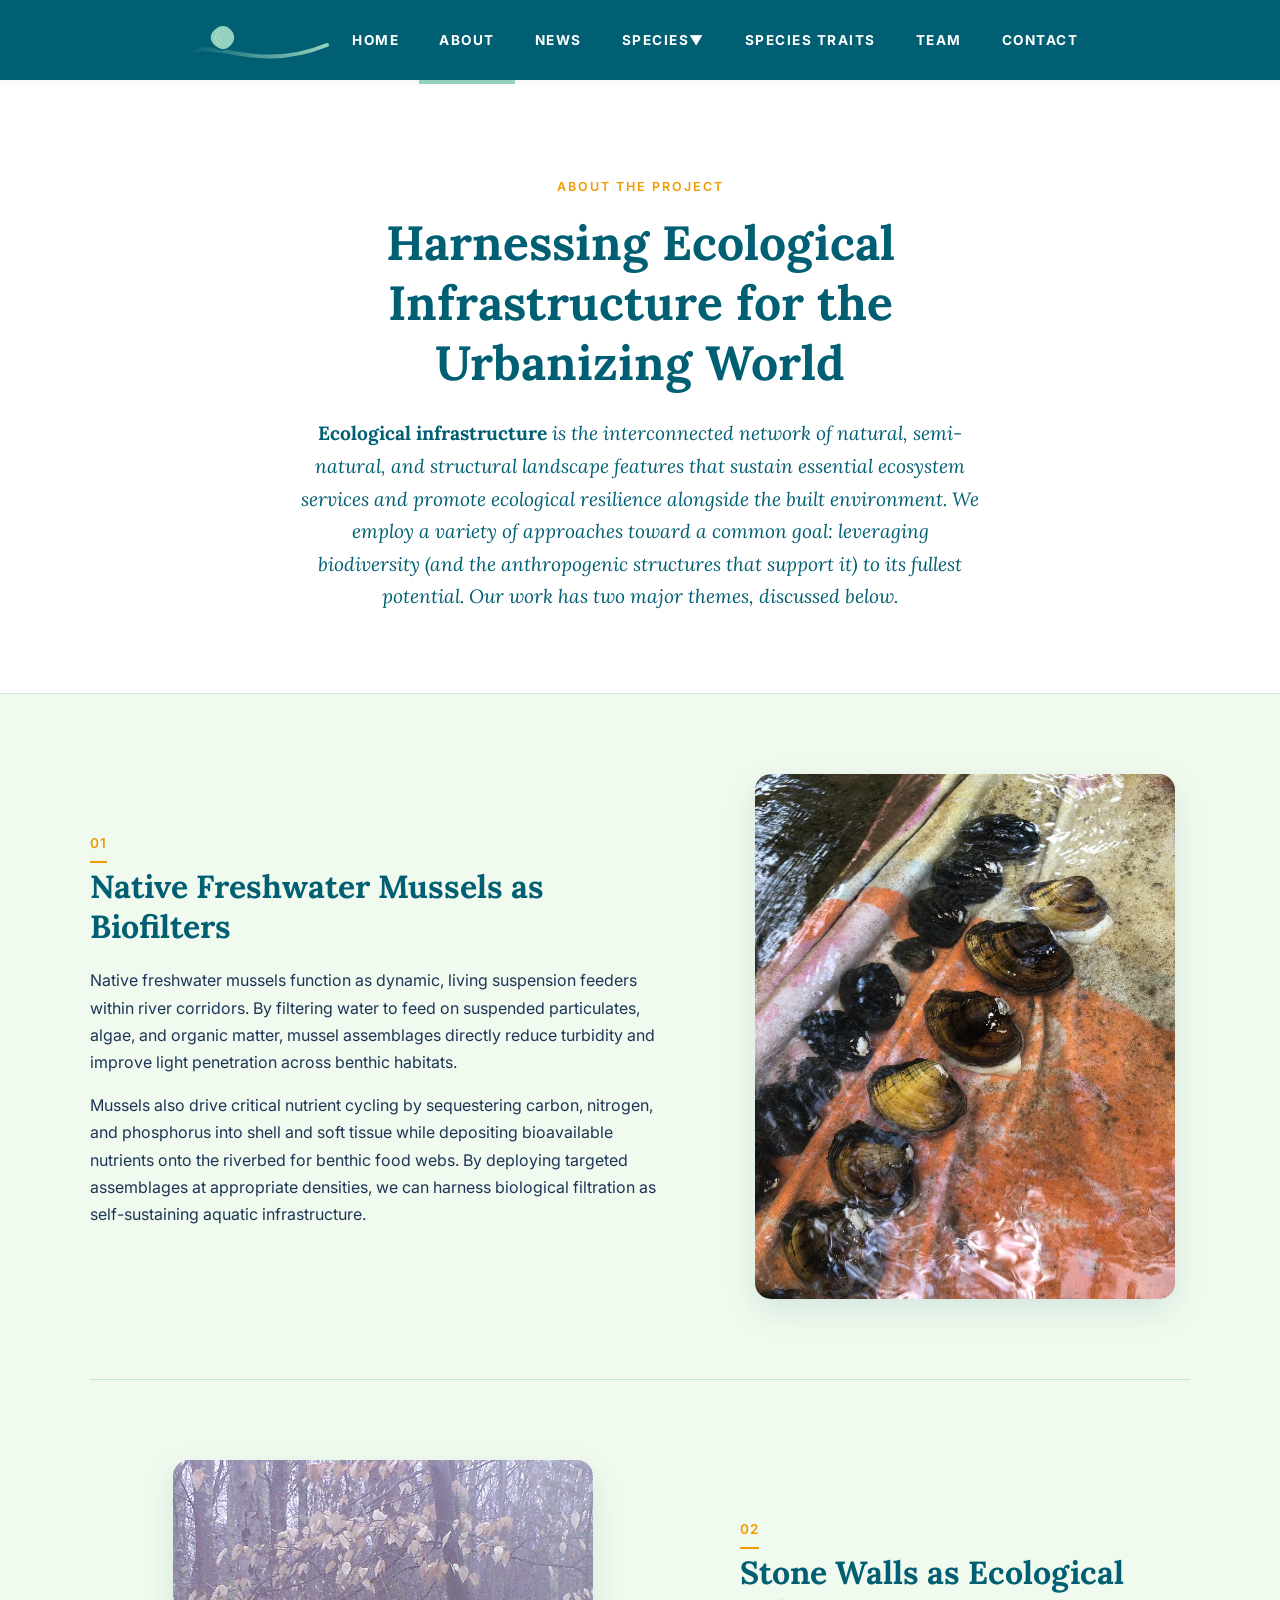
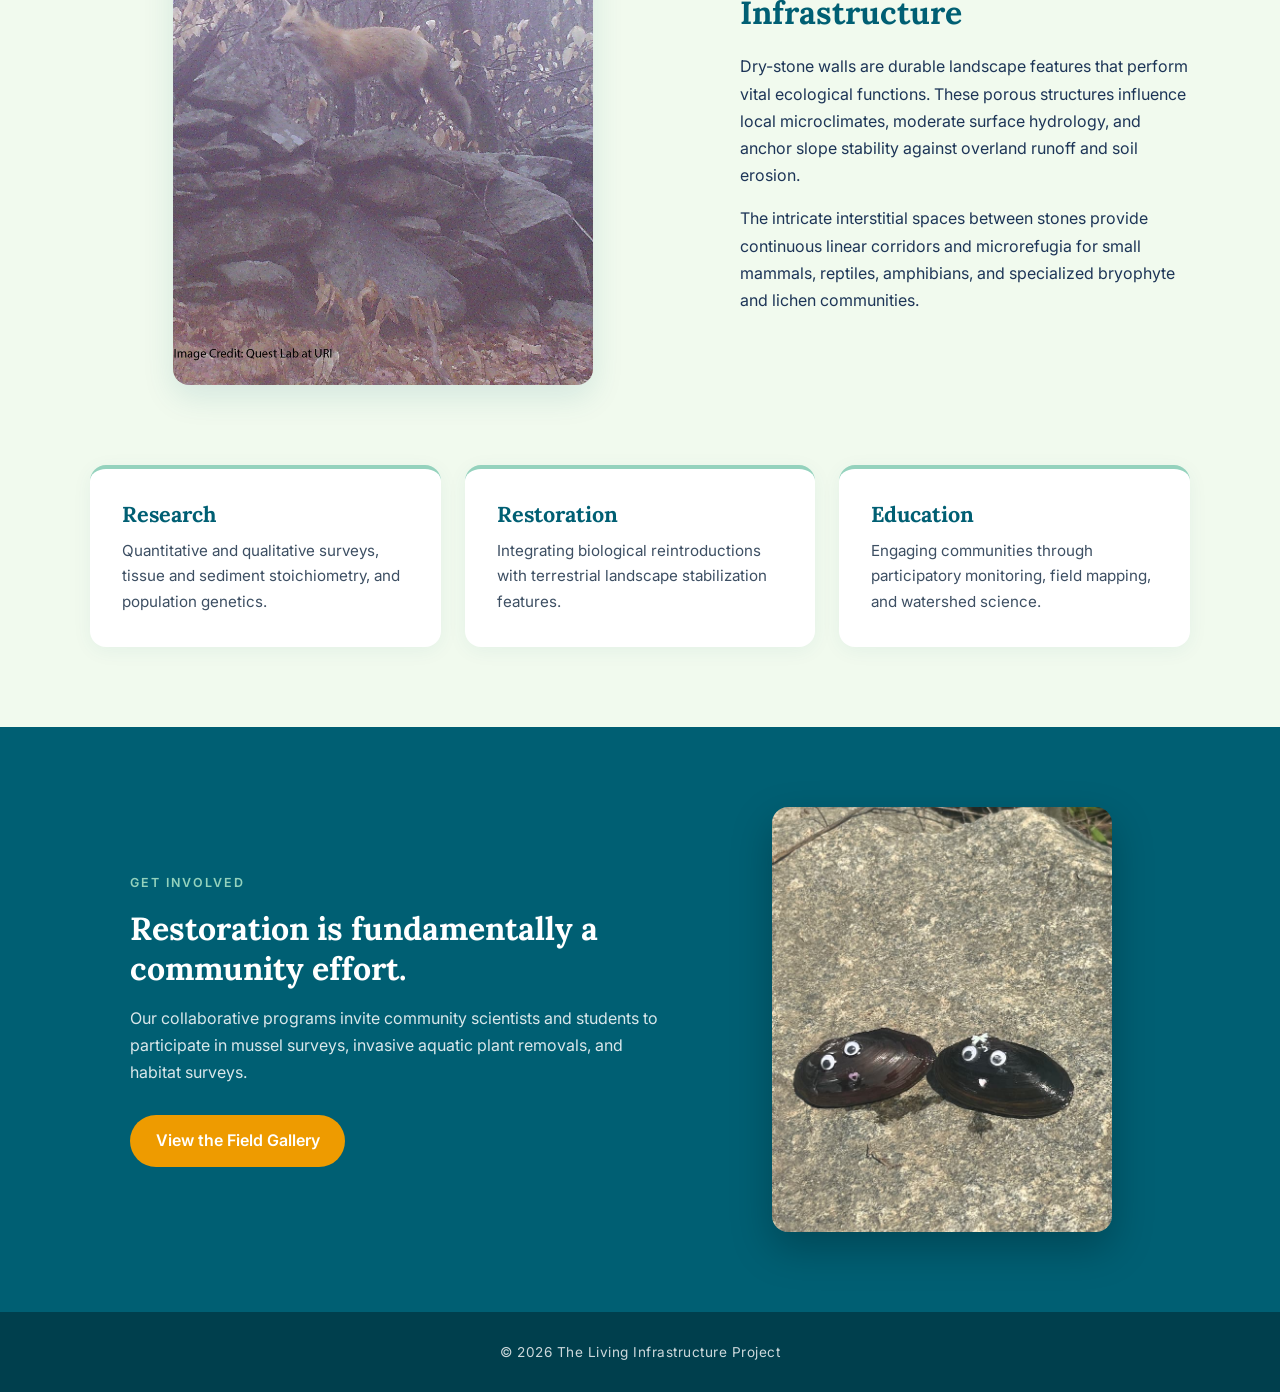
<file: About.html>
<!DOCTYPE html>
<html lang="en">
<head>
    <meta charset="UTF-8">
    <meta name="viewport" content="width=device-width, initial-scale=1.0">
    <title>About - Ecological Infrastructure</title>
    <link rel="stylesheet" href="style.css">
    <link href="https://fonts.googleapis.com/css2?family=Inter:wght@400;600&family=Lora:ital,wght@0,400;0,700;1,400&display=swap" rel="stylesheet">
</head>
<body>

    <header class="nice-header">
        <nav class="nav-container">
            <a href="index.html" class="logo-link" aria-label="Urban Flow Home">
                <svg xmlns="http://www.w3.org/2000/svg" viewBox="0 0 300 100" class="urban-flow-logo">
                    <defs>
                        <linearGradient id="riverGradient" x1="0%" y1="50%" x2="100%" y2="50%">
                            <stop offset="0%" style="stop-color:#005F73;stop-opacity:1" />
                            <stop offset="100%" style="stop-color:#94D2BD;stop-opacity:1" />
                        </linearGradient>
                    </defs>
                    <path d="M10,80 C60,40 140,120 290,60" 
                          stroke="url(#riverGradient)" 
                          stroke-width="8" 
                          fill="none" 
                          stroke-linecap="round" />
                    <g transform="translate(40, 15) scale(0.6)">
                        <path d="M50,10 C10,30 10,70 50,90 C60,95 70,95 80,90 C120,70 120,30 80,10 C70,5 60,5 50,10 Z" fill="#005F73" />
                        <path d="M55,15 C20,35 20,65 55,85 C65,90 75,90 85,85 C115,65 115,35 85,15 C75,10 65,10 55,15 Z" fill="#94D2BD" />
                        <path d="M60,25 C40,40 40,60 60,75" stroke="white" stroke-width="2" fill="none" opacity="0.5"/>
                        <path d="M70,35 C55,45 55,55 70,65" stroke="white" stroke-width="2" fill="none" opacity="0.3"/>
                    </g>
                </svg>
            </a>
            <ul class="nav-links">
                <li><a href="index.html">Home</a></li>
                <li><a href="About.html" class="active">About</a></li>
                <li><a href="news.html">News</a></li>
                <li class="dropdown">
                    <a href="Species-index.html" class="dropbtn">Species <span class="arrow">▼</span></a>
                    <div class="dropdown-content">
                        <a href="./species/species-snas.html">Eastern Pondmussel</a>
                    </div>
                </li>
                <li><a href="traits.html">Species Traits</a></li>
                <li><a href="Team.html">Team</a></li>
                <li><a href="Contact.html">Contact</a></li>
            </ul>
        </nav>
    </header>

    <main class="about-page">
        <!-- Hero -->
        <section class="about-hero">
            <div class="container">
                <p class="eyebrow">About the project</p>
                <h1>Harnessing Ecological Infrastructure for the Urbanizing World </h1>
                <p class="lead"><strong>Ecological infrastructure</strong> is the interconnected network of natural, semi-natural,
                    and structural landscape features that sustain essential ecosystem services and promote ecological resilience alongside the built environment.
                    We employ a variety of approaches toward a common goal: leveraging biodiversity (and the anthropogenic structures that support it)
                    to its fullest potential. Our work has two major themes, discussed below.</p>
            </div>
        </section>

        <div class="container">
            <!-- Mussels as Biofilters -->
            <section class="feature-row">
                <div class="feature-copy">
                    <span class="section-num">01</span>
                    <h2>Native Freshwater Mussels as Biofilters</h2>
                    <p>Native freshwater mussels function as dynamic, living suspension feeders within river corridors. By filtering water to feed on suspended particulates, algae, and organic matter, mussel assemblages directly reduce turbidity and improve light penetration across benthic habitats.</p>
                    <p>Mussels also drive critical nutrient cycling by sequestering carbon, nitrogen, and phosphorus into shell and soft tissue while depositing bioavailable nutrients onto the riverbed for benthic food webs. By deploying targeted assemblages at appropriate densities, we can harness biological filtration as self-sustaining aquatic infrastructure.</p>
                </div>
                <figure class="feature-photo">
                    <img src="assets/lorn_reduced.jpg" alt="Freshwater mussels laid out on a measuring board beside a river" class="aesthetic-round">
                </figure>
            </section>

            <!-- Stone Walls -->
            <section class="feature-row reverse">
                <div class="feature-copy">
                    <span class="section-num">02</span>
                    <h2>Stone Walls as Ecological Infrastructure</h2>
                    <p>Dry-stone walls are durable landscape features that perform vital ecological functions. These porous structures influence local microclimates, moderate surface hydrology, and anchor slope stability against overland runoff and soil erosion.</p>
                    <p>The intricate interstitial spaces between stones provide continuous linear corridors and microrefugia for small mammals, reptiles, amphibians, and specialized bryophyte and lichen communities.</p>
                </div>
                <figure class="feature-photo">
                    <img src="assets/fox_rockwall.jpg" alt="Red fox standing on a dry-stone wall in a misty forest" class="aesthetic-round">
                </figure>
            </section>

            <!-- Pillars -->
            <section class="pillars">
                <div class="pillar">
                    <h3>Research</h3>
                    <p>Quantitative and qualitative surveys, tissue and sediment stoichiometry, and population genetics. </p>
                </div>
                <div class="pillar">
                    <h3>Restoration</h3>
                    <p>Integrating biological reintroductions with terrestrial landscape stabilization features.</p>
                </div>
                <div class="pillar">
                    <h3>Education</h3>
                    <p>Engaging communities through participatory monitoring, field mapping, and watershed science.</p>
                </div>
            </section>
        </div>

        <!-- Community callout -->
        <section class="community-band">
            <div class="container community-inner">
                <div class="community-text">
                    <p class="eyebrow">Get involved</p>
                    <h2>Restoration is fundamentally a community effort.</h2>
                    <p>Our collaborative programs invite community scientists and students to participate in mussel surveys, invasive aquatic plant removals, and habitat surveys.</p>
                    <a href="assets/makeover_reduced.jpg" class="btn-light" target="_blank" rel="noopener">View the Field Gallery</a>
                </div>
                <figure class="community-photo">
                    <img src="assets/makeover_reduced.jpg" alt="Two mussel shells decorated with googly eyes on a rock">
                </figure>
            </div>
        </section>
    </main>

    <footer>
        <p>&copy; 2026 The Living Infrastructure Project</p>
    </footer>

</body>
</html>
</file>
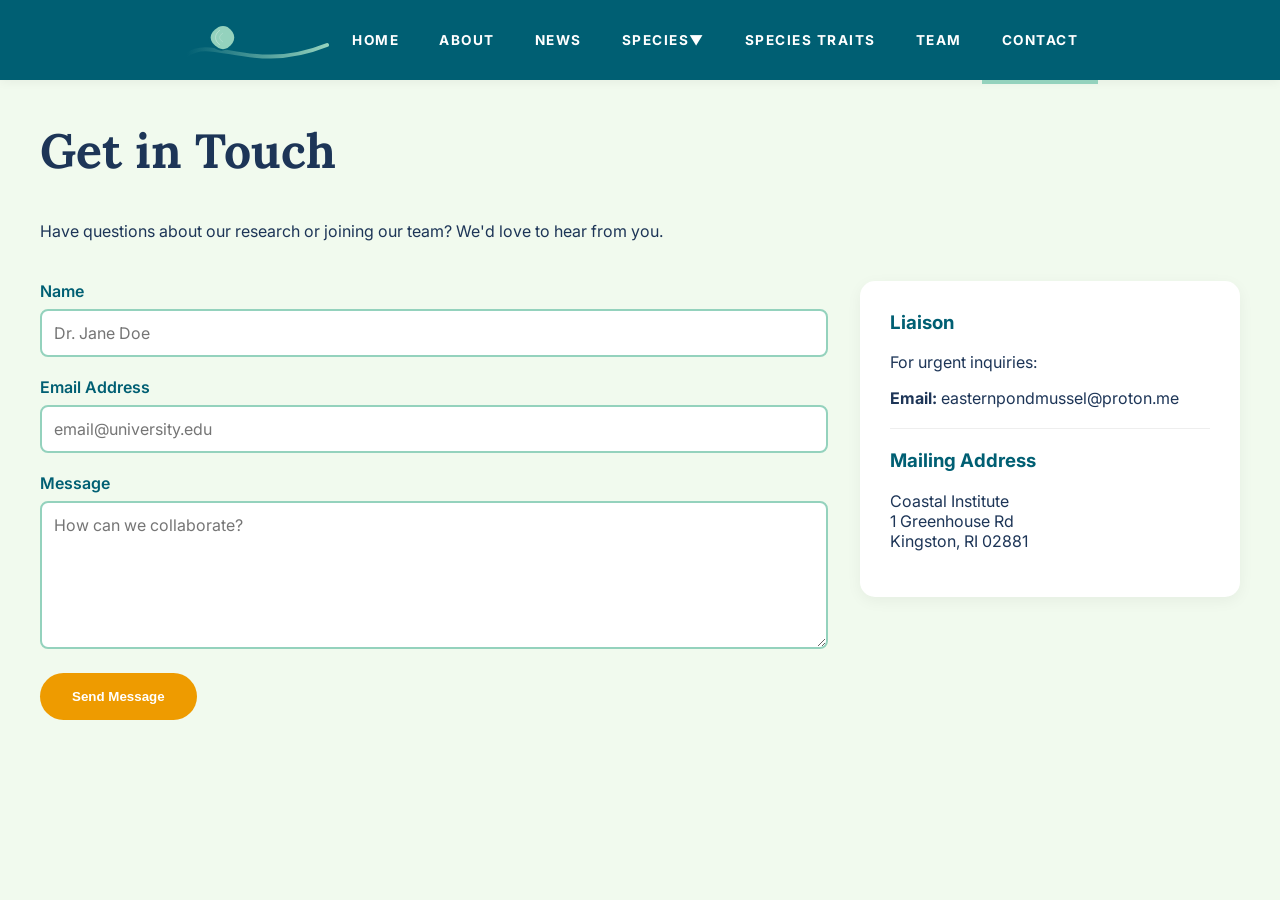
<file: Contact.html>
<!DOCTYPE html>
<html lang="en">
<head>
    <meta charset="UTF-8">
    <meta name="viewport" content="width=device-width, initial-scale=1.0">
    <title>Contact | The Living Infrastructure Project</title>
    <link rel="stylesheet" href="style.css">
    <link href="https://fonts.googleapis.com/css2?family=Inter:wght@400;600&family=Lora:wght@700&display=swap" rel="stylesheet">
</head>
<body>

<header class="nice-header">
    <nav class="nav-container">
      <a href="index.html" class="logo-link" aria-label="">
    <svg xmlns="http://www.w3.org/2000/svg" viewBox="0 0 300 100" class="urban-flow-logo">
        <defs>
            <linearGradient id="riverGradient" x1="0%" y1="50%" x2="100%" y2="50%">
                <stop offset="0%" style="stop-color:#005F73;stop-opacity:1" /> <stop offset="100%" style="stop-color:#94D2BD;stop-opacity:1" /> </linearGradient>
        </defs>

        <path d="M10,80 C60,40 140,120 290,60" 
              stroke="url(#riverGradient)" 
              stroke-width="8" 
              fill="none" 
              stroke-linecap="round" />

        <g transform="translate(40, 15) scale(0.6)">
            <path d="M50,10 C10,30 10,70 50,90 C60,95 70,95 80,90 C120,70 120,30 80,10 C70,5 60,5 50,10 Z" 
                  fill="#005F73" /> <path d="M55,15 C20,35 20,65 55,85 C65,90 75,90 85,85 C115,65 115,35 85,15 C75,10 65,10 55,15 Z" 
                  fill="#94D2BD" /> <path d="M60,25 C40,40 40,60 60,75" stroke="white" stroke-width="2" fill="none" opacity="0.5"/>
            <path d="M70,35 C55,45 55,55 70,65" stroke="white" stroke-width="2" fill="none" opacity="0.3"/>
        </g>
    </svg>
</a>
            <ul class="nav-links">
                <li><a href="index.html">Home</a></li>
                <li><a href="About.html">About</a></li>
                <li><a href="news.html">News</a></li>
                <li class="dropdown">
    <a href="Species-index.html" class="dropbtn">Species <span class="arrow">▼</span></a>
    <div class="dropdown-content">
        <a href="./species/species-snas.html">Eastern Pondmussel</a>
    </div>
</li>
                <li><a href="traits.html">Species Traits</a></li>
                <li><a href="Team.html">Team</a></li>
                <li><a href="Contact.html" class="active">Contact</a></li>
            </ul>
    </nav>
</header>

    <main class="container">
        <section class="contact-header">
            <h1>Get in Touch</h1>
            <p>Have questions about our research or joining our team? We'd love to hear from you.</p>
        </section>

<div class="contact-grid">
            <div class="form-container">
                <form action=https://formspree.io/f/mdawzako method="POST">
                    <div class="input-group">
                        <label for="full-name">Name</label>
                        <input type="text" id="full-name" name="name" placeholder="Dr. Jane Doe" required>
                    </div>

                    <div class="input-group">
                        <label for="email">Email Address</label>
                        <input type="email" id="email" name="_replyto" placeholder="email@university.edu" required>
                    </div>

                    <div class="input-group">
                        <label for="message">Message</label>
                        <textarea id="message" name="message" rows="6" placeholder="How can we collaborate?" required></textarea>
                    </div>

                    <button type="submit" class="cta-btn">Send Message</button>
                </form>
            </div>

            <div class="contact-info">
                <h3>Liaison</h3>
                <p>For urgent inquiries:</p>
                <p><strong>Email:</strong> easternpondmussel@proton.me </p>
                
                <hr>
                
                <h3>Mailing Address</h3>
                <p>Coastal Institute<br>
                1 Greenhouse Rd <br>
                Kingston, RI 02881</p>
            </div>
        </div>
    </main>

</body>
</html>
</file>
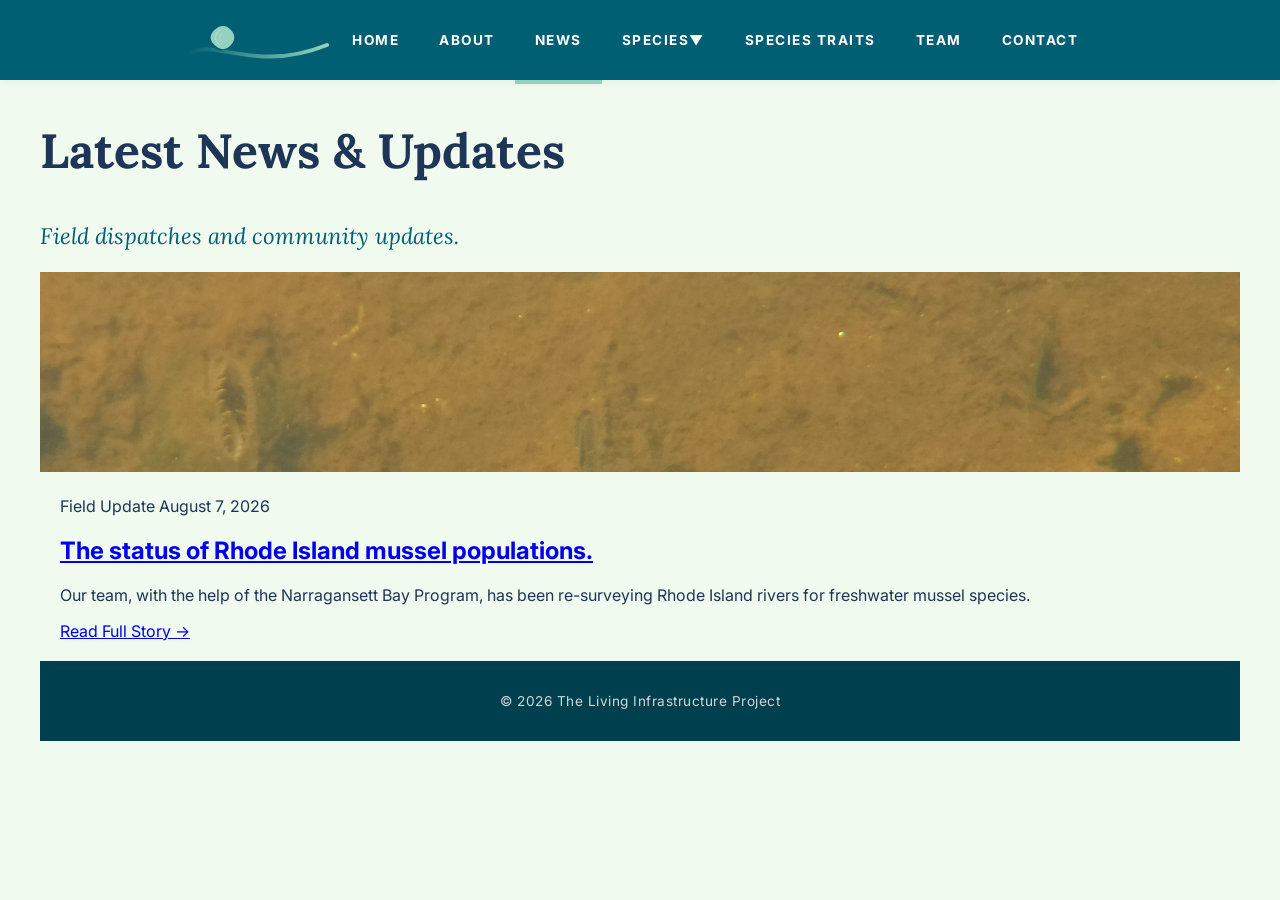
<file: news.html>
<!DOCTYPE html>
<html lang="en">
<head>
    <meta charset="UTF-8">
    <meta name="viewport" content="width=device-width, initial-scale=1.0">
    <title>News & Updates | The Living Infrastructure Project</title>
    <link rel="stylesheet" href="style.css">
    <link href="https://fonts.googleapis.com/css2?family=Inter:wght@400;600&family=Lora:ital,wght@0,400;0,700;1,400&display=swap" rel="stylesheet">
</head>
<body>

    <header class="nice-header">
        <nav class="nav-container">
            <a href="news.html" class="logo-link" aria-label="Urban Flow Home">
                <svg xmlns="http://www.w3.org/2000/svg" viewBox="0 0 300 100" class="urban-flow-logo">
                    <defs>
                        <linearGradient id="riverGradient" x1="0%" y1="50%" x2="100%" y2="50%">
                            <stop offset="0%" style="stop-color:#005F73;stop-opacity:1" /> 
                            <stop offset="100%" style="stop-color:#94D2BD;stop-opacity:1" /> 
                        </linearGradient>
                    </defs>

                    <path d="M10,80 C60,40 140,120 290,60" 
                          stroke="url(#riverGradient)" 
                          stroke-width="8" 
                          fill="none" 
                          stroke-linecap="round" />

                    <g transform="translate(40, 15) scale(0.6)">
                        <path d="M50,10 C10,30 10,70 50,90 C60,95 70,95 80,90 C120,70 120,30 80,10 C70,5 60,5 50,10 Z" fill="#005F73" /> 
                        <path d="M55,15 C20,35 20,65 55,85 C65,90 75,90 85,85 C115,65 115,35 85,15 C75,10 65,10 55,15 Z" fill="#94D2BD" /> 
                        <path d="M60,25 C40,40 40,60 60,75" stroke="white" stroke-width="2" fill="none" opacity="0.5"/>
                        <path d="M70,35 C55,45 55,55 70,65" stroke="white" stroke-width="2" fill="none" opacity="0.3"/>
                    </g>
                </svg>
            </a>
            <ul class="nav-links">
                <li><a href="index.html">Home</a></li>
                <li><a href="About.html">About</a></li>
                <li><a href="news.html" class="active">News</a></li>
                <li class="dropdown">
                    <a href="Species-index.html" class="dropbtn">Species <span class="arrow">▼</span></a>
                    <div class="dropdown-content">
                        <a href="./species/species-snas.html">Eastern Pondmussel</a>
                    </div>
                </li>
                <li><a href="traits.html">Species Traits</a></li>
                <li><a href="Team.html">Team</a></li>
                <li><a href="Contact.html">Contact</a></li>
            </ul>
        </nav>
    </header>

    <main> 
        <!-- Header Banner -->
        <section class="news-hero">
            <div class="container"> 
                <h1>Latest News & Updates</h1>
                <p class="lead">Field dispatches and community updates.</p>
            </div>
        </section>

        <div class="news-container container">
            <!-- Main Content Area -->
            <div class="news-main">
                
                <!-- Featured Article -->
                <article class="featured-card">
                    <div class="card-image">
                        <img src="assets/filtering.png" alt="Freshwater Mussel Surveys">
                    </div>
                    <div class="card-content">
                        <div class="meta-info">
                            <span class="category">Field Update</span>
                            <span class="date">August 7, 2026</span>
                        </div>
                        <h2><a href=https://www.uri.edu/news/2026/07/uri-researchers-discover-rare-freshwater-mussels-in-moosup-river/"#">The status of Rhode Island mussel populations.</a></h2>
                        <p>Our team, with the help of the Narragansett Bay Program, has been re-surveying Rhode Island rivers for freshwater mussel species.</p>
                        <a href="https://www.uri.edu/news/2026/07/uri-researchers-discover-rare-freshwater-mussels-in-moosup-river/" class="read-more">Read Full Story &rarr;</a>
                    </div>
                </article>


    <footer>
        <p>&copy; 2026 The Living Infrastructure Project</p>
    </footer>

</body>
</html>
</file>
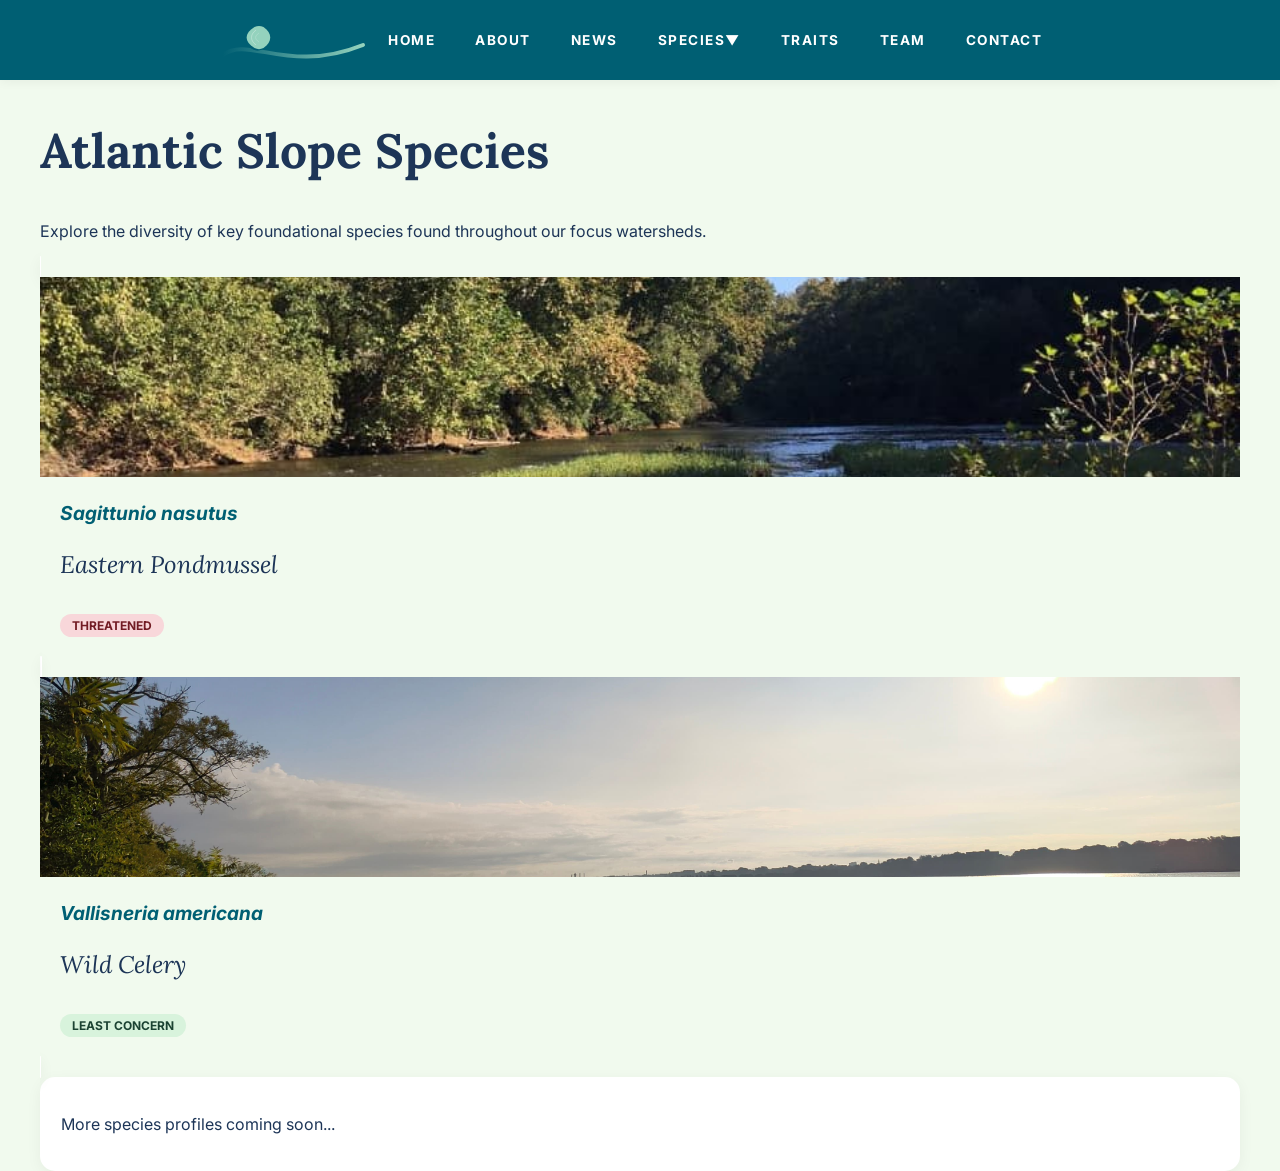
<file: Species-index.html>
<!DOCTYPE html>
<html lang="en">
<head>
    <meta charset="UTF-8">
    <meta name="viewport" content="width=device-width, initial-scale=1.0">
    <title>Species Gallery</title>
    <link rel="stylesheet" href="style.css">
    <link href="https://fonts.googleapis.com/css2?family=Inter:wght@400;600&family=Lora:ital,wght@0,700;1,400&display=swap" rel="stylesheet">
</head>
<body>

 <header class="nice-header">
        <nav class="nav-container">
      <a href="index.html" class="logo-link" aria-label="">
    <svg xmlns="http://www.w3.org/2000/svg" viewBox="0 0 300 100" class="urban-flow-logo">
        <defs>
            <linearGradient id="riverGradient" x1="0%" y1="50%" x2="100%" y2="50%">
                <stop offset="0%" style="stop-color:#005F73;stop-opacity:1" /> <stop offset="100%" style="stop-color:#94D2BD;stop-opacity:1" /> </linearGradient>
        </defs>

        <path d="M10,80 C60,40 140,120 290,60" 
              stroke="url(#riverGradient)" 
              stroke-width="8" 
              fill="none" 
              stroke-linecap="round" />

        <g transform="translate(40, 15) scale(0.6)">
            <path d="M50,10 C10,30 10,70 50,90 C60,95 70,95 80,90 C120,70 120,30 80,10 C70,5 60,5 50,10 Z" 
                  fill="#005F73" /> <path d="M55,15 C20,35 20,65 55,85 C65,90 75,90 85,85 C115,65 115,35 85,15 C75,10 65,10 55,15 Z" 
                  fill="#94D2BD" /> <path d="M60,25 C40,40 40,60 60,75" stroke="white" stroke-width="2" fill="none" opacity="0.5"/>
            <path d="M70,35 C55,45 55,55 70,65" stroke="white" stroke-width="2" fill="none" opacity="0.3"/>
        </g>
    </svg>
</a>
            <ul class="nav-links">
                <li><a href="index.html">Home</a></li>
                <li><a href="About.html">About</a></li>
                <li><a href="news.html">News</a></li>
                <li class="dropdown">
    <a href="Species-index.html" class="dropbtn">Species <span class="arrow">▼</span></a>
    <div class="dropdown-content">
        <a href="./species/species-snas.html">Eastern Pondmussel</a>
        <a href="./species/val.html">Vallisneria americana</a>
    </div>
</li>
                <li><a href="traits.html">Traits</a></li>
                <li><a href="Team.html">Team</a></li>
                <li><a href="Contact.html">Contact</a></li>
            </ul>
        </nav>
    </header>

    <main class="container">
        <section class="index-header">
            <h1>Atlantic Slope Species</h1>
            <p>Explore the diversity of key foundational species found throughout our focus watersheds.</p>
        </section>

            <a href="./species/species-snas.html" class="species-card">
                <div class="card-image">
                    <img src="assets/river_reduced.jpg" alt="Sagittunio nasutus">
                </div>
                <div class="card-content">
                    <h3><i>Sagittunio nasutus</i></h3>
                    <p class="common-name">Eastern Pondmussel</p>
                    <span class="status-tag threatened">Threatened</span>
                </div>
            </a>

                    <a href="./species/val.html" class="species-card">
                <div class="card-image">
                    <img src="assets/landscape.jpg" alt="">
                </div>
                <div class="card-content">
                    <h3><i>Vallisneria americana</i></h3>
                    <p class="common-name">Wild Celery</p>
                    <span class="status-tag secure">Least Concern</span>
                </div>
            </a>

            <div class="species-card placeholder">
                <div class="card-content">
                    <p>More species profiles coming soon...</p>
                </div>
            </div>
        </div>
    </main>

</body>
</html>
</file>
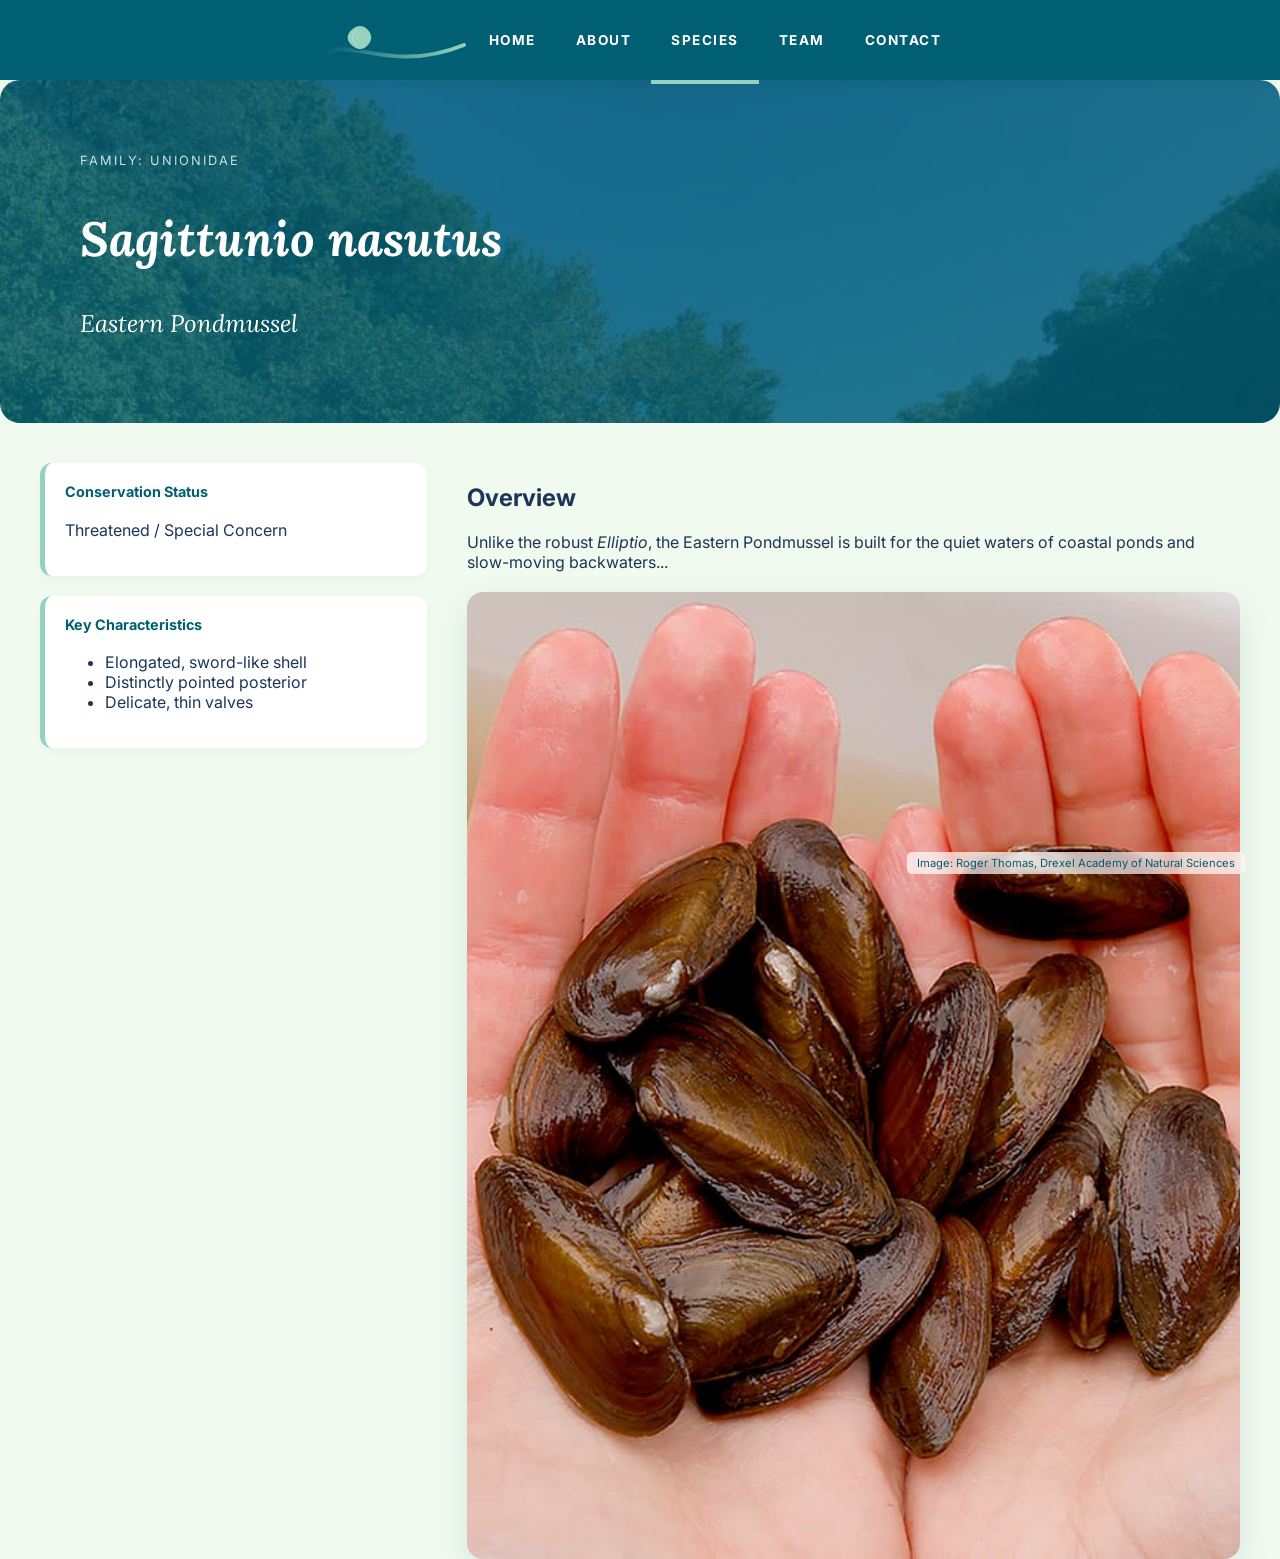
<file: species-snas.html>
<!DOCTYPE html>
<html lang="en">
<head>
    <meta charset="UTF-8">
    <meta name="viewport" content="width=device-width, initial-scale=1.0">
    <title>Eastern Pondmussel</title>
    <link rel="stylesheet" href="style.css">
    <link href="https://fonts.googleapis.com/css2?family=Inter:wght@400;600&family=Lora:ital,wght@0,700;1,400&display=swap" rel="stylesheet">
</head>
<body>

<header class="nice-header">
    <nav class="nav-container">
<a href="index.html" class="logo-link" aria-label="">
    <svg xmlns="http://www.w3.org/2000/svg" viewBox="0 0 300 100" class="urban-flow-logo">
        <defs>
            <linearGradient id="riverGradient" x1="0%" y1="50%" x2="100%" y2="50%">
                <stop offset="0%" style="stop-color:#005F73;stop-opacity:1" /> <stop offset="100%" style="stop-color:#94D2BD;stop-opacity:1" /> </linearGradient>
        </defs>

        <path d="M10,80 C60,40 140,120 290,60" 
              stroke="url(#riverGradient)" 
              stroke-width="8" 
              fill="none" 
              stroke-linecap="round" />

        <g transform="translate(40, 15) scale(0.6)">
            <path d="M50,10 C10,30 10,70 50,90 C60,95 70,95 80,90 C120,70 120,30 80,10 C70,5 60,5 50,10 Z" 
                  fill="#005F73" /> <path d="M55,15 C20,35 20,65 55,85 C65,90 75,90 85,85 C115,65 115,35 85,15 C75,10 65,10 55,15 Z" 
                  fill="#94D2BD" /> <path d="M60,25 C40,40 40,60 60,75" stroke="white" stroke-width="2" fill="none" opacity="0.5"/>
            <path d="M70,35 C55,45 55,55 70,65" stroke="white" stroke-width="2" fill="none" opacity="0.3"/>
        </g>
    </svg>
</a>
        <ul class="nav-links">
            <li><a href="index.html">Home</a></li>
            <li><a href="About.html">About</a></li>
            <li><a href="Species-index.html" class="active">Species</a></li>
            <li><a href="Team.html">Team</a></li>
            <li><a href="Contact.html">Contact</a></li>
        </ul>
    </nav>
</header>
    <main>
    <section class="species-hero">
        <div class="container">
            <p class="taxonomy">Family: Unionidae</p>
            <h1><i>Sagittunio nasutus</i></h1>
            <p class="common-name">Eastern Pondmussel</p>
        </div>
    </section>

    <div class="container">
        <div class="species-grid">
            <aside class="sidebar">
                <div class="stat-card">
                    <h4>Conservation Status</h4>
                    <p class="status threatened">Threatened / Special Concern</p>
                </div>
                <div class="stat-card">
                    <h4>Key Characteristics</h4>
                    <ul>
                        <li>Elongated, sword-like shell</li>
                        <li>Distinctly pointed posterior</li>
                        <li>Delicate, thin valves</li>
                    </ul>
                </div>
            </aside>

            <div class="species-info">
                <h2>Overview</h2>
                <p>Unlike the robust <i>Elliptio</i>, the Eastern Pondmussel is built for the quiet waters of coastal ponds and slow-moving backwaters...</p>
                
                <div class="image-gallery">
                    <img src="assets/nasutus_reduced.jpg" alt="S. nasutus" class="aesthetic-round">
                    <p class="photo-credit">Image: Roger Thomas, Drexel Academy of Natural Sciences</p>
                </div>
            </div>
        </div>
    </div>
</main>
</body>
</html>
</file>
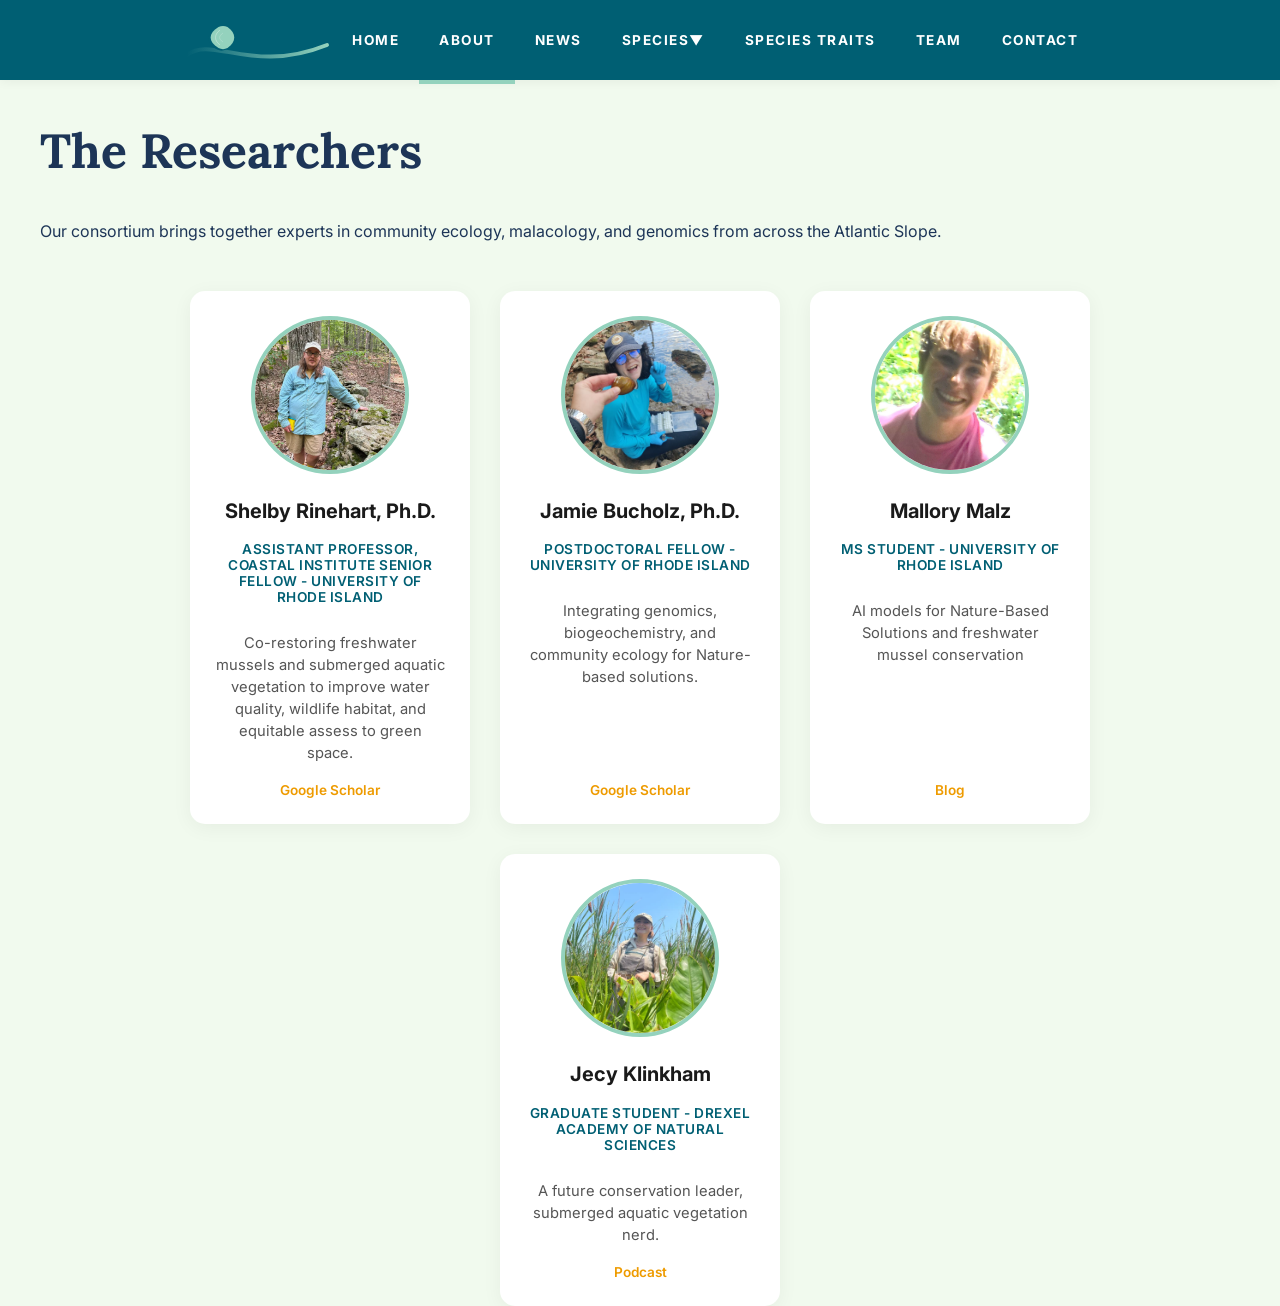
<file: Team.html>
<!DOCTYPE html>
<html lang="en">
<head>
    <meta charset="UTF-8">
    <meta name="viewport" content="width=device-width, initial-scale=1.0">
    <title>Our Team | The Living Infrastructure Project</title>
    <link rel="stylesheet" href="style.css">
    <link href="https://fonts.googleapis.com/css2?family=Inter:wght@400;600&family=Lora:wght@700&display=swap" rel="stylesheet">
</head>
<body>

 <header class="nice-header">
        <nav class="nav-container">
      <a href="index.html" class="logo-link" aria-label="">
    <svg xmlns="http://www.w3.org/2000/svg" viewBox="0 0 300 100" class="urban-flow-logo">
        <defs>
            <linearGradient id="riverGradient" x1="0%" y1="50%" x2="100%" y2="50%">
                <stop offset="0%" style="stop-color:#005F73;stop-opacity:1" /> <stop offset="100%" style="stop-color:#94D2BD;stop-opacity:1" /> </linearGradient>
        </defs>

        <path d="M10,80 C60,40 140,120 290,60" 
              stroke="url(#riverGradient)" 
              stroke-width="8" 
              fill="none" 
              stroke-linecap="round" />

        <g transform="translate(40, 15) scale(0.6)">
            <path d="M50,10 C10,30 10,70 50,90 C60,95 70,95 80,90 C120,70 120,30 80,10 C70,5 60,5 50,10 Z" 
                  fill="#005F73" /> <path d="M55,15 C20,35 20,65 55,85 C65,90 75,90 85,85 C115,65 115,35 85,15 C75,10 65,10 55,15 Z" 
                  fill="#94D2BD" /> <path d="M60,25 C40,40 40,60 60,75" stroke="white" stroke-width="2" fill="none" opacity="0.5"/>
            <path d="M70,35 C55,45 55,55 70,65" stroke="white" stroke-width="2" fill="none" opacity="0.3"/>
        </g>
    </svg>
</a>
            <ul class="nav-links">
                <li><a href="index.html">Home</a></li>
                <li><a href="About.html" class="active">About</a></li>
                <li><a href="news.html">News</a></li>
                            <li class="dropdown">
    <a href="Species-index.html" class="dropbtn">Species <span class="arrow">▼</span></a>
    <div class="dropdown-content">
        <a href="./species/species-snas.html">Eastern Pondmussel</a>
    </div>
</li>
                <li><a href="traits.html">Species Traits</a></li>
                <li><a href="Team.html">Team</a></li>
                <li><a href="Contact.html">Contact</a></li>
            </ul>
        </nav>
    </header>
        
<main class="container">
        <section class="team-intro">
            <h1>The Researchers</h1>
            <p>Our consortium brings together experts in community ecology, malacology, and genomics from across the Atlantic Slope.</p>
        </section>

        <div class="team-grid">
            <div class="profile-card">
                <img src="assets/shelby.webp" alt="PI" class="profile-img">
                <h3>Shelby Rinehart, Ph.D.</h3>
                <p class="role">Assistant Professor, Coastal Institute Senior Fellow - University of Rhode Island</p>
                <p class="bio">Co-restoring freshwater mussels and submerged aquatic vegetation to improve water quality, wildlife habitat, and equitable assess to green space.</p>
                <div class="social-links">
                    <a href="https://scholar.google.com/citations?user=eLI1KnQAAAAJ&hl=en&oi=ao">Google Scholar</a>
                </div>
            </div>

            <div class="profile-card">
                <img src="assets/jamie_reduced.jpg" alt="Postdoc" class="profile-img">
                <h3>Jamie Bucholz, Ph.D.</h3>
                <p class="role">Postdoctoral Fellow - University of Rhode Island</p>
                <p class="bio">Integrating genomics, biogeochemistry, and community ecology for Nature-based solutions.</p>
                <div class="social-links">
                    <a href="https://scholar.google.com/citations?user=RHQo8SYAAAAJ&hl=en&oi=ao">Google Scholar</a>
                </div>
            </div>

            <div class="profile-card">
                <img src="assets/mallory2.png" alt="MS" class="profile-img">
                <h3>Mallory Malz</h3>
                <p class="role">MS Student - University of Rhode Island</p>
                <p class="bio">AI models for Nature-Based Solutions and freshwater mussel conservation</p>
                <div class="social-links">
                    <a href="#">Blog</a>
                </div> 
            </div>

            <div class="profile-card">
                <img src="assets/jecy_reduced.jpg" alt="Grad Student" class="profile-img">
                <h3>Jecy Klinkham</h3>
                <p class="role">Graduate Student - Drexel Academy of Natural Sciences</p>
                <p class="bio">A future conservation leader, submerged aquatic vegetation nerd.</p>
                <div class="social-links">
                    <a href="https://podcasts.apple.com/gb/podcast/s3e3-navigating-the-field-of-marine-science-ft-jecy-klinkam/id1582210467?i=1000644971812">Podcast</a>
                </div> 
            </div> 
        </div> <!-- Closes .team-grid properly after card 4 -->
    </main>
</file>
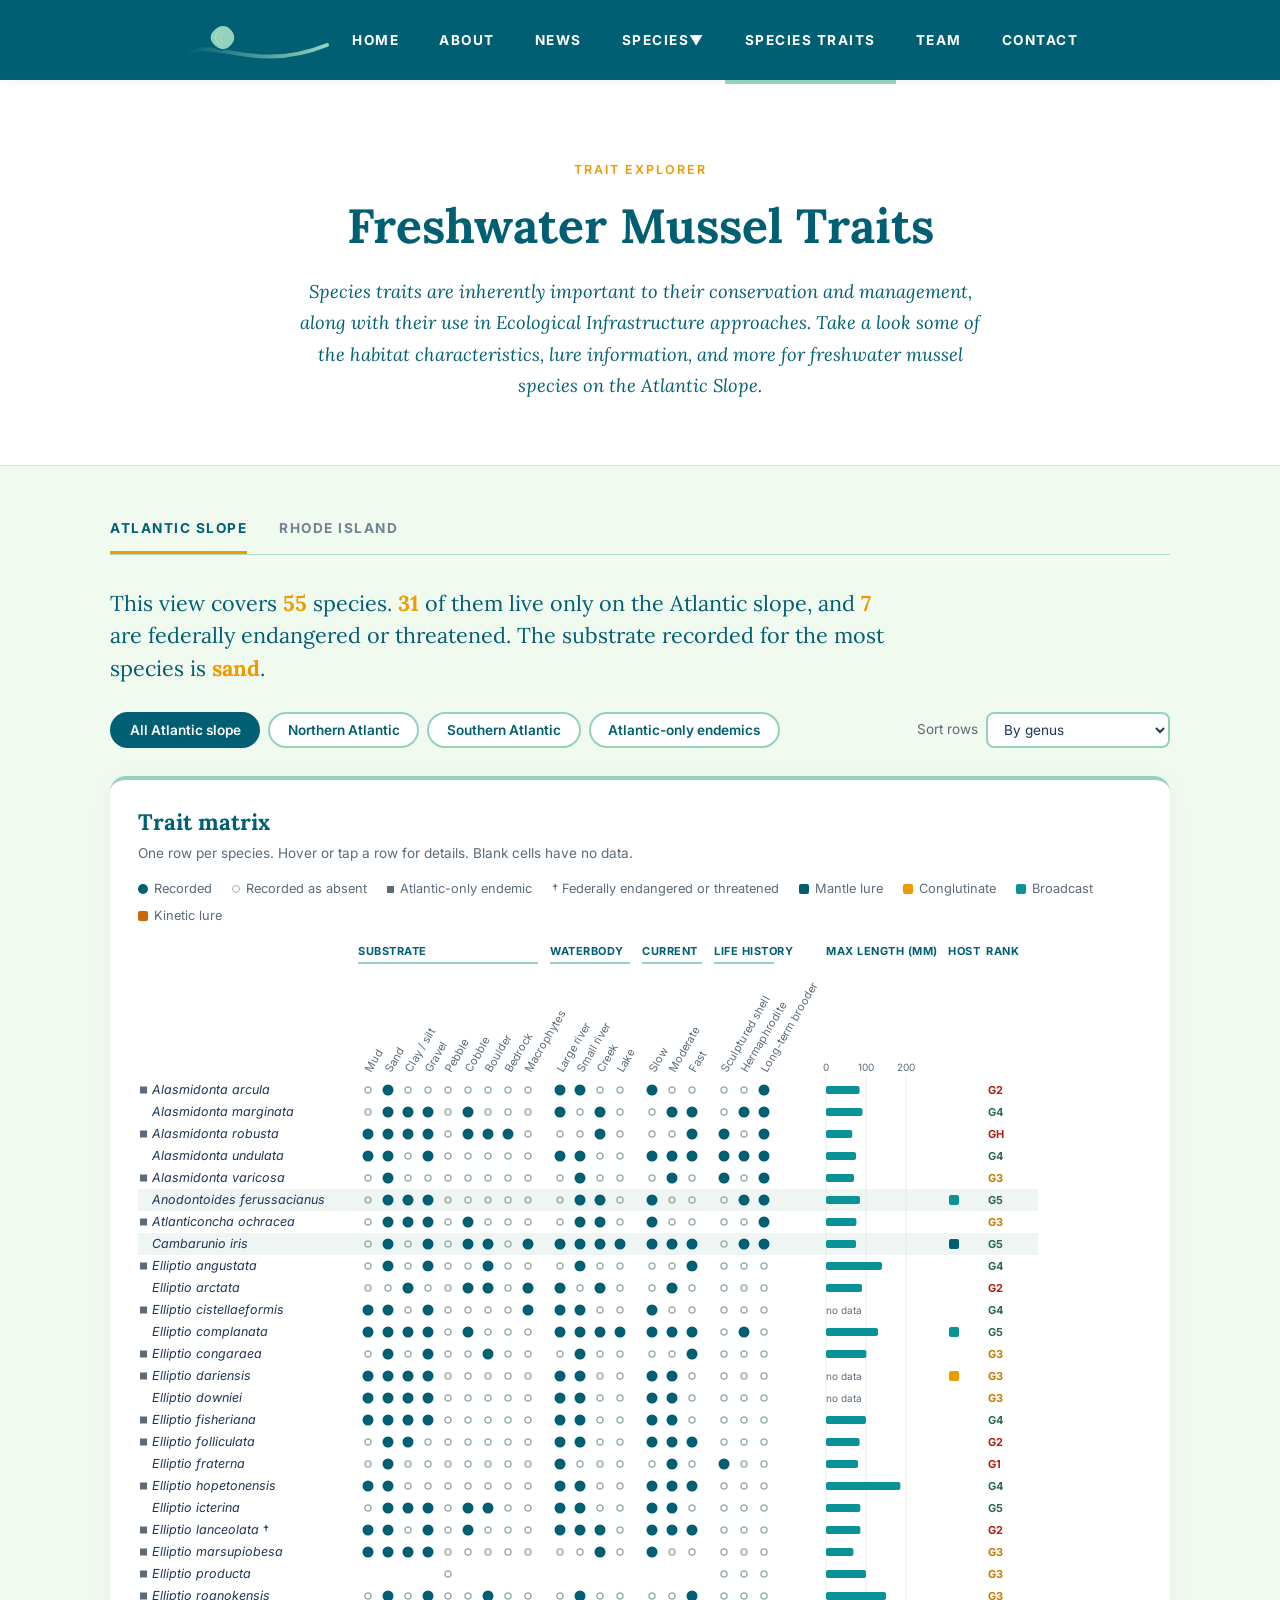
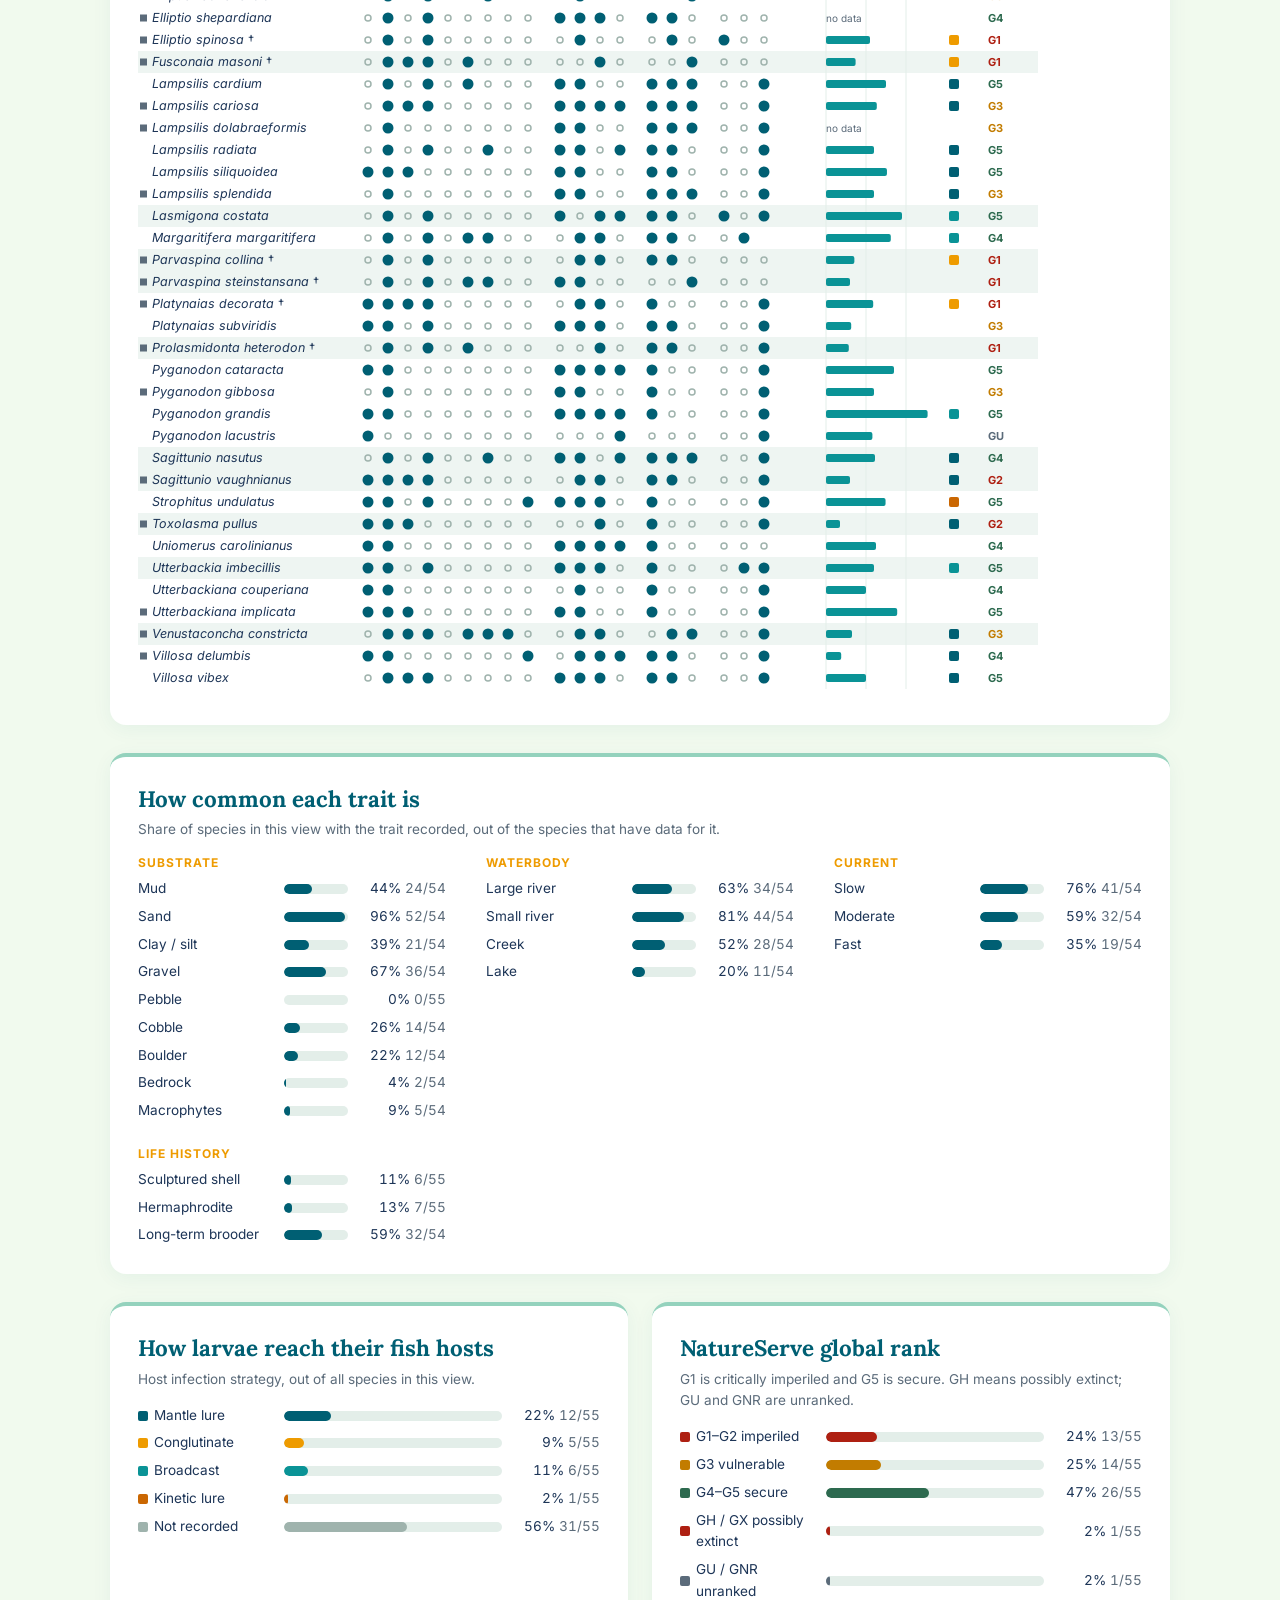
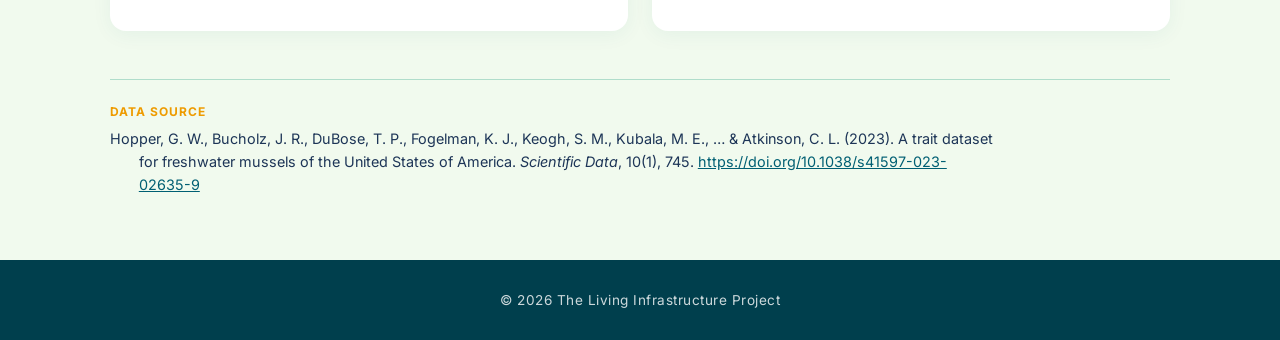
<file: traits.html>
<!DOCTYPE html>
<html lang="en">
<head>
    <meta charset="UTF-8">
    <meta name="viewport" content="width=device-width, initial-scale=1.0">
    <title>Mussel Traits - Ecological Infrastructure</title>
    <link rel="stylesheet" href="style.css">
    <link href="https://fonts.googleapis.com/css2?family=Inter:wght@400;600&family=Lora:ital,wght@0,400;0,700;1,400&display=swap" rel="stylesheet">
</head>
<body>

    <header class="nice-header">
        <nav class="nav-container">
            <a href="index.html" class="logo-link" aria-label="Urban Flow Home">
                <svg xmlns="http://www.w3.org/2000/svg" viewBox="0 0 300 100" class="urban-flow-logo">
                    <defs>
                        <linearGradient id="riverGradient" x1="0%" y1="50%" x2="100%" y2="50%">
                            <stop offset="0%" style="stop-color:#005F73;stop-opacity:1" />
                            <stop offset="100%" style="stop-color:#94D2BD;stop-opacity:1" />
                        </linearGradient>
                    </defs>
                    <path d="M10,80 C60,40 140,120 290,60" 
                          stroke="url(#riverGradient)" 
                          stroke-width="8" 
                          fill="none" 
                          stroke-linecap="round" />
                    <g transform="translate(40, 15) scale(0.6)">
                        <path d="M50,10 C10,30 10,70 50,90 C60,95 70,95 80,90 C120,70 120,30 80,10 C70,5 60,5 50,10 Z" fill="#005F73" />
                        <path d="M55,15 C20,35 20,65 55,85 C65,90 75,90 85,85 C115,65 115,35 85,15 C75,10 65,10 55,15 Z" fill="#94D2BD" />
                        <path d="M60,25 C40,40 40,60 60,75" stroke="white" stroke-width="2" fill="none" opacity="0.5"/>
                        <path d="M70,35 C55,45 55,55 70,65" stroke="white" stroke-width="2" fill="none" opacity="0.3"/>
                    </g>
                </svg>
            </a>
            <ul class="nav-links">
                <li><a href="index.html">Home</a></li>
                <li><a href="About.html">About</a></li>
                <li><a href="news.html">News</a></li>
                <li class="dropdown">
                    <a href="Species-index.html" class="dropbtn">Species <span class="arrow">▼</span></a>
                    <div class="dropdown-content">
                        <a href="./species/species-snas.html">Eastern Pondmussel</a>
                    </div>
                </li>
                <li><a href="traits.html" class="active">Species Traits</a></li>
                <li><a href="Team.html">Team</a></li>
                <li><a href="Contact.html">Contact</a></li>
            </ul>
        </nav>
    </header>

    <main class="traits-page">
        <section class="about-hero">
            <div class="container">
                <p class="eyebrow">Trait explorer</p>
                <h1>Freshwater Mussel Traits</h1>
                <p class="lead">Species traits are inherently important to their conservation and management, along with their use in Ecological Infrastructure approaches. Take a look some of the habitat characteristics, lure information, and more for freshwater mussel species on the Atlantic Slope. 
                </p>
            </div>
        </section>

        <div class="container">
            <div class="trait-tabs" role="tablist" aria-label="Region">
                <button type="button" role="tab" class="trait-tab" id="tab-atlantic" data-panel="atlantic" aria-selected="true" aria-controls="atlantic">Atlantic slope</button>
                <button type="button" role="tab" class="trait-tab" id="tab-rhode-island" data-panel="rhode-island" aria-selected="false" aria-controls="rhode-island">Rhode Island</button>
            </div>

            <!-- Atlantic slope -->
            <section class="trait-panel" id="atlantic" role="tabpanel" aria-labelledby="tab-atlantic">
                <p class="trait-summary" id="atl-summary">Loading trait data…</p>
                <div class="trait-controls">
                    <div class="trait-chips" role="group" aria-label="Which species to show">
                        <button type="button" class="trait-chip" data-scope="all" aria-pressed="true">All Atlantic slope</button>
                        <button type="button" class="trait-chip" data-scope="north" aria-pressed="false">Northern Atlantic</button>
                        <button type="button" class="trait-chip" data-scope="south" aria-pressed="false">Southern Atlantic</button>
                        <button type="button" class="trait-chip" data-scope="endemic" aria-pressed="false">Atlantic-only endemics</button>
                    </div>
                    <label class="trait-sort" for="trait-sort">Sort rows
                        <select id="trait-sort">
                            <option value="genus">By genus</option>
                            <option value="length">By max shell length</option>
                            <option value="rank">By conservation rank</option>
                        </select>
                    </label>
                </div>

                <div class="trait-card">
                    <h2>Trait matrix</h2>
                    <p class="trait-sub">One row per species. Hover or tap a row for details. Blank cells have no data.</p>
                    <div class="trait-legend" data-legend="full"></div>
                    <div class="trait-scroll"><div class="trait-matrix" id="atl-matrix"></div></div>
                </div>

                <div class="trait-card">
                    <h2>How common each trait is</h2>
                    <p class="trait-sub">Share of species in this view with the trait recorded, out of the species that have data for it.</p>
                    <div class="trait-shares" id="atl-shares"></div>
                </div>

                <div class="trait-two">
                    <div class="trait-card">
                        <h2>How larvae reach their fish hosts</h2>
                        <p class="trait-sub">Host infection strategy, out of all species in this view.</p>
                        <div class="trait-bars" id="atl-host"></div>
                    </div>
                    <div class="trait-card">
                        <h2>NatureServe global rank</h2>
                        <p class="trait-sub">G1 is critically imperiled and G5 is secure. GH means possibly extinct; GU and GNR are unranked.</p>
                        <div class="trait-bars" id="atl-rank"></div>
                    </div>
                </div>
            </section>

            <!-- Rhode Island -->
            <section class="trait-panel" id="rhode-island" role="tabpanel" aria-labelledby="tab-rhode-island" hidden>
                <p class="trait-summary" id="ri-summary">Loading trait data…</p>
                <p class="trait-note">Species list from a statewide survey of 129 sites (Raithel and Hartenstine, 1980–2006) and RIDEM fisheries staff, as reported by ecoRI News in 2024. Ten species have been documented in the state historically.</p>
                <div class="trait-species" id="ri-cards"></div>
                <div class="trait-card">
                    <h2>Trait matrix</h2>
                    <p class="trait-sub">The same layout as the Atlantic slope matrix, narrowed to Rhode Island's species.</p>
                    <div class="trait-legend" data-legend="ri"></div>
                    <div class="trait-scroll"><div class="trait-matrix" id="ri-matrix"></div></div>
                </div>
            </section>

            <aside class="trait-cite">
                <h2>Data source</h2>
                <p>Hopper, G. W., Bucholz, J. R., DuBose, T. P., Fogelman, K. J., Keogh, S. M., Kubala, M. E., … &amp; Atkinson, C. L. (2023). A trait dataset for freshwater mussels of the United States of America. <i>Scientific Data</i>, 10(1), 745. <a href="https://doi.org/10.1038/s41597-023-02635-9" target="_blank" rel="noopener">https://doi.org/10.1038/s41597-023-02635-9</a></p>
            </aside>
        </div>
    </main>

    <footer>
        <p>&copy; 2026 The Living Infrastructure Project</p>
    </footer>

    <script src="traits.js"></script>
</body>
</html>
</file>
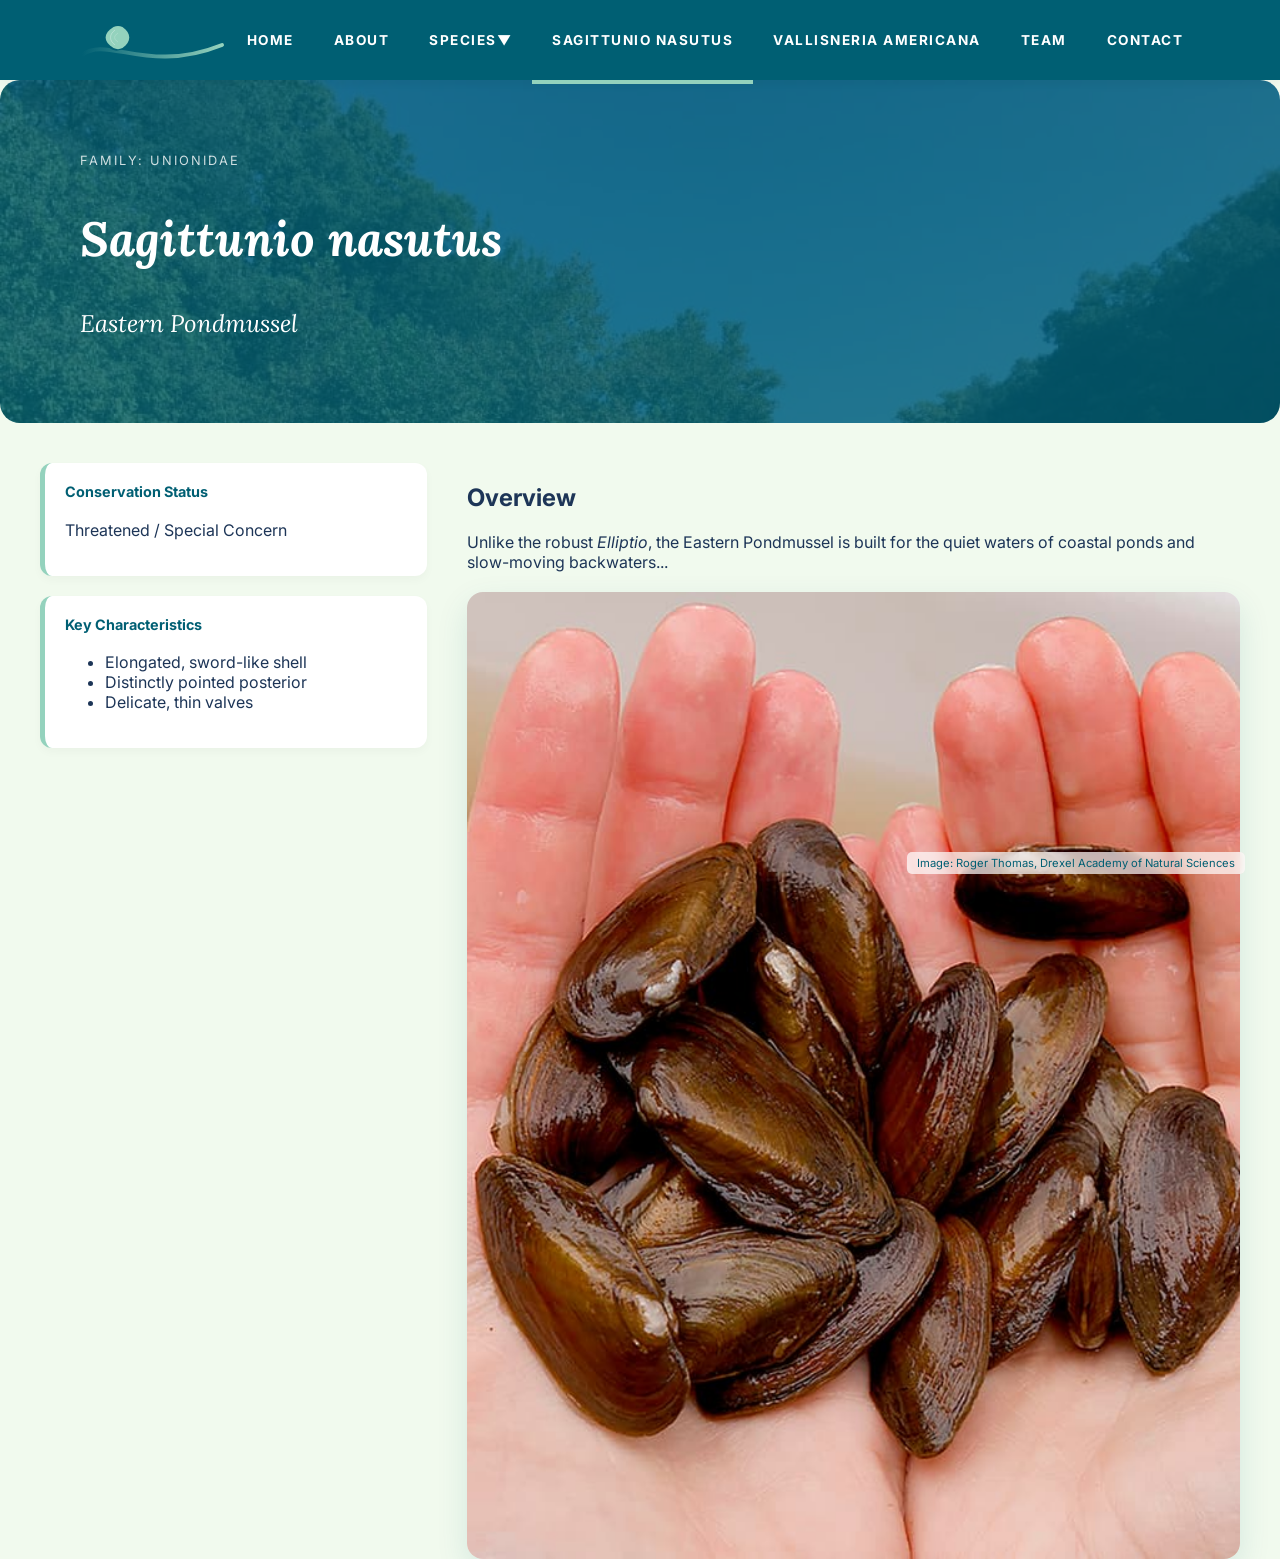
<file: species/species-snas.html>
<!DOCTYPE html>
<html lang="en">
<head>
    <meta charset="UTF-8">
    <meta name="viewport" content="width=device-width, initial-scale=1.0">
    <title>Eastern Pondmussel</title>
    <link rel="stylesheet" href="../style.css">
    <link href="https://fonts.googleapis.com/css2?family=Inter:wght@400;600&family=Lora:ital,wght@0,700;1,400&display=swap" rel="stylesheet">
</head>
<body>

<header class="nice-header">
    <nav class="nav-container">
<a href="index.html" class="logo-link" aria-label="">
    <svg xmlns="http://www.w3.org/2000/svg" viewBox="0 0 300 100" class="urban-flow-logo">
        <defs>
            <linearGradient id="riverGradient" x1="0%" y1="50%" x2="100%" y2="50%">
                <stop offset="0%" style="stop-color:#005F73;stop-opacity:1" /> <stop offset="100%" style="stop-color:#94D2BD;stop-opacity:1" /> </linearGradient>
        </defs>

        <path d="M10,80 C60,40 140,120 290,60" 
              stroke="url(#riverGradient)" 
              stroke-width="8" 
              fill="none" 
              stroke-linecap="round" />

        <g transform="translate(40, 15) scale(0.6)">
            <path d="M50,10 C10,30 10,70 50,90 C60,95 70,95 80,90 C120,70 120,30 80,10 C70,5 60,5 50,10 Z" 
                  fill="#005F73" /> <path d="M55,15 C20,35 20,65 55,85 C65,90 75,90 85,85 C115,65 115,35 85,15 C75,10 65,10 55,15 Z" 
                  fill="#94D2BD" /> <path d="M60,25 C40,40 40,60 60,75" stroke="white" stroke-width="2" fill="none" opacity="0.5"/>
            <path d="M70,35 C55,45 55,55 70,65" stroke="white" stroke-width="2" fill="none" opacity="0.3"/>
        </g>
    </svg>
</a>
        <ul class="nav-links">
            <li><a href="../index.html">Home</a></li>
            <li><a href="../About.html">About</a></li>
                <li class="dropdown">
    <a href="../Species-index.html" class="dropbtn">Species <span class="arrow">▼</span></a>
    <div class="dropdown-content">
          <li><a href="../species/species-snas.html" class="active">Sagittunio nasutus</a></li>
            <li><a href="../species/val.html">Vallisneria americana</a></li>
            <li><a href="../Team.html">Team</a></li>
            <li><a href="../Contact.html">Contact</a></li>
        </ul>
    </nav>
</header>
    <main>
    <section class="species-hero">
        <div class="container">
            <p class="taxonomy">Family: Unionidae</p>
            <h1><i>Sagittunio nasutus</i></h1>
            <p class="common-name">Eastern Pondmussel</p>
        </div>
    </section>

    <div class="container">
        <div class="species-grid">
            <aside class="sidebar">
                <div class="stat-card">
                    <h4>Conservation Status</h4>
                    <p class="status threatened">Threatened / Special Concern</p>
                </div>
                <div class="stat-card">
                    <h4>Key Characteristics</h4>
                    <ul>
                        <li>Elongated, sword-like shell</li>
                        <li>Distinctly pointed posterior</li>
                        <li>Delicate, thin valves</li>
                    </ul>
                </div>
            </aside>

            <div class="species-info">
                <h2>Overview</h2>
                <p>Unlike the robust <i>Elliptio</i>, the Eastern Pondmussel is built for the quiet waters of coastal ponds and slow-moving backwaters...</p>
                
                <div class="image-gallery">
                    <img src="../assets/nasutus_reduced.jpg" alt="S. nasutus" class="aesthetic-round">
                    <p class="photo-credit">Image: Roger Thomas, Drexel Academy of Natural Sciences</p>
                </div>
            </div>
        </div>
    </div>
</main>
</body>
</html>
</file>
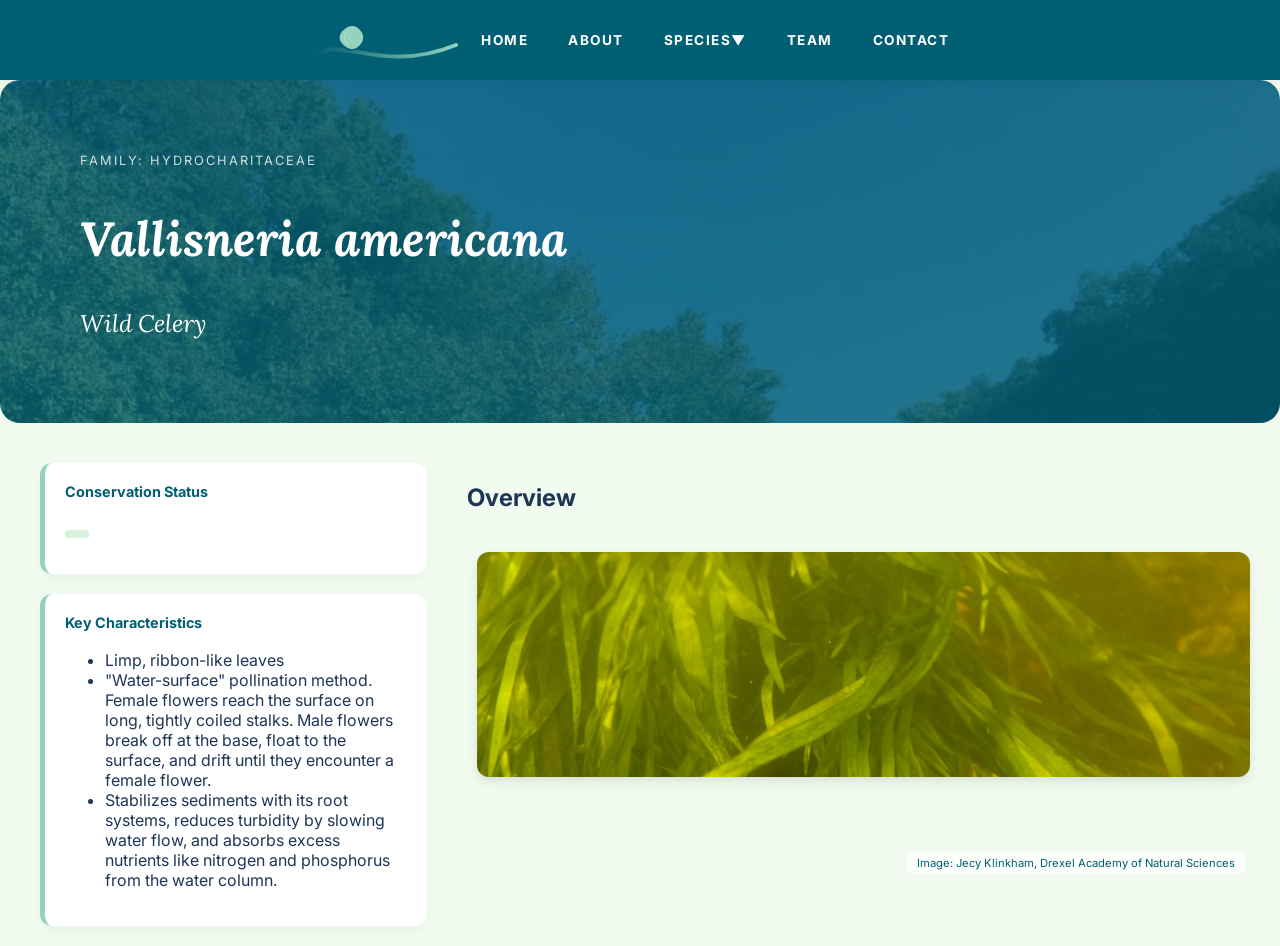
<file: species/val.html>
<!DOCTYPE html>
<html lang="en">
<head>
    <meta charset="UTF-8">
    <meta name="viewport" content="width=device-width, initial-scale=1.0">
    <title>Wild Celery</title>
    <link rel="stylesheet" href="../style.css">
    <link href="https://fonts.googleapis.com/css2?family=Inter:wght@400;600&family=Lora:ital,wght@0,700;1,400&display=swap" rel="stylesheet">
</head>
<body>

<header class="nice-header">
    <nav class="nav-container">
<a href="index.html" class="logo-link" aria-label="">
    <svg xmlns="http://www.w3.org/2000/svg" viewBox="0 0 300 100" class="urban-flow-logo">
        <defs>
            <linearGradient id="riverGradient" x1="0%" y1="50%" x2="100%" y2="50%">
                <stop offset="0%" style="stop-color:#005F73;stop-opacity:1" /> <stop offset="100%" style="stop-color:#94D2BD;stop-opacity:1" /> </linearGradient>
        </defs>

        <path d="M10,80 C60,40 140,120 290,60" 
              stroke="url(#riverGradient)" 
              stroke-width="8" 
              fill="none" 
              stroke-linecap="round" />

        <g transform="translate(40, 15) scale(0.6)">
            <path d="M50,10 C10,30 10,70 50,90 C60,95 70,95 80,90 C120,70 120,30 80,10 C70,5 60,5 50,10 Z" 
                  fill="#005F73" /> <path d="M55,15 C20,35 20,65 55,85 C65,90 75,90 85,85 C115,65 115,35 85,15 C75,10 65,10 55,15 Z" 
                  fill="#94D2BD" /> <path d="M60,25 C40,40 40,60 60,75" stroke="white" stroke-width="2" fill="none" opacity="0.5"/>
            <path d="M70,35 C55,45 55,55 70,65" stroke="white" stroke-width="2" fill="none" opacity="0.3"/>
        </g>
    </svg>
</a>
        <ul class="nav-links">
            <li><a href="../index.html">Home</a></li>
            <li><a href="../About.html">About</a></li>
                <li class="dropdown">
    <a href="../Species-index.html" class="dropbtn">Species <span class="arrow">▼</span></a>
    <div class="dropdown-content">
         <a href="../species/species-snas.html">Sagittunio nasutus</a>
        <a href="../species/val.html" class="active">Vallisneria americana</a>
                </li>
            <li><a href="../Team.html">Team</a></li>
            <li><a href="../Contact.html">Contact</a></li>
        </ul>
    </nav>
</header>
    <main>
    <section class="species-hero">
        <div class="container">
            <p class="taxonomy">Family: Hydrocharitaceae</p>
            <h1><i>Vallisneria americana</i></h1>
            <p class="common-name">Wild Celery</p>
        </div>
    </section>

    <div class="container">
        <div class="species-grid">
            <aside class="sidebar">
                <div class="stat-card">
                    <h4>Conservation Status</h4>
                    <p Least Concern class="status-tag secure"></p>
                </div>
                <div class="stat-card">
                    <h4>Key Characteristics</h4>
                    <ul>
                        <li>Limp, ribbon-like leaves</li>
                        <li>"Water-surface" pollination  method. Female flowers reach the surface on long, tightly coiled stalks. Male flowers break off at the base, float to the surface, and drift until they encounter a female flower.</li>
                        <li>Stabilizes sediments with its root systems, reduces turbidity by slowing water flow, and absorbs excess nutrients like nitrogen and phosphorus from the water column.</li>
                    </ul>
                </div>
            </aside>

            <div class="species-info">
                <h2>Overview</h2>
                <p></p>
                
                <div class="image-gallery">
    <img src="../assets/val.jpg"alt="V. americana" class="square-smooth">
    <p class="photo-credit">Image: Jecy Klinkham, Drexel Academy of Natural Sciences</p>
</div>
            </div>
        </div>
    </div>
</main>
</body>
</html>
</file>
<file: style.css>
:root {
    --deep-ocean: #005F73;
    --sage: #94D2BD;
    --amber: #EE9B00;
    --river-sand: #F1FAEE;
    --text-dark: #1D3557;
}

body {
    font-family: 'Inter', sans-serif;
    color: var(--text-dark);
    background-color: var(--river-sand);
    margin: 0;         /* This kills the outer gap */
    padding: 0;        /* This kills any inner gap */
    width: 100%;
    overflow-x: hidden; /* This prevents accidental horizontal scrolling */
}

header {
    background: white;
    padding: 1rem 5%;
    display: flex;
    justify-content: space-between;
    align-items: center;
    box-shadow: 0 2px 10px rgba(0,0,0,0.05);
}

.hero {
    width: 100%;             /* Force it to be the full width of the screen */
    min-height: 60vh;        /* Use min-height so it can grow if needed */
    margin: 0;               /* Ensure no margins are pushing it in */
    display: flex;
    flex-direction: column;
    justify-content: center;
    align-items: center;
    text-align: center;
    background: linear-gradient(rgba(0,95,115,0.7), rgba(0,95,115,0.7)), url('assets/images/river-bg.jpg');
    background-size: cover;
    background-position: center; /* Keeps the river centered even on wide screens */
    color: white;
}

h1 { font-family: 'Lora', serif; font-size: 3rem; }

.cta-btn {
    background-color: var(--amber);
    color: white;
    border: none;
    padding: 1rem 2rem;
    border-radius: 30px;
    font-weight: bold;
    cursor: pointer;
    transition: 0.3s;
}

.cta-btn:hover { background-color: #ca8600; transform: scale(1.05); }

/* Layout Containers */
.container {
    width: 100%;           /* Fills the screen */
    max-width: 1400px;     /* But stops at a reasonable point so lines aren't too long to read */
    margin: 0 auto;        /* Centers the content */
    padding: 0 40px;       /* Adds 'breathing room' on the sides */
    box-sizing: border-box; /* Prevents padding from breaking the width */
}

/* Hero Section */
.about-hero {
    text-align: center;
    padding: 100px 0; /* Adds significant space above and below the title */
    background-color: white; /* Ensures it feels distinct from the river-sand body */
    margin-bottom: 0; /* Removes the gap between sections */
}

.lead {
    font-size: 1.4rem;
    font-family: 'Lora', serif;
    font-style: italic;
    color: var(--deep-ocean);
}

/* Content Grid (Text on one side, Image on other) */
.content-grid {
    display: grid;
    grid-template-columns: 1.5fr 1fr; /* Gives the text 50% more space than the image */
    gap: 4rem;
    align-items: start; /* Prevents text from stretching vertically */
}

@media (max-width: 768px) {
    .content-grid { grid-template-columns: 1fr; }
}

/* Photos: clean rounded rectangle (replaces the old 'river stone' blob) */
.aesthetic-round {
    display: block;
    width: 100%;
    height: auto;
    aspect-ratio: 4 / 5;
    object-fit: cover;
    border-radius: 16px;
    box-shadow: 0 12px 32px rgba(0, 95, 115, 0.12);
}

/* Pillars Section */
.pillars {
    display: flex;
    justify-content: space-between;
    gap: 2rem;
    margin-top: 4rem;
    border-top: 1px solid var(--sage);
    padding-top: 3rem;
}

.pillar h3 {
    color: var(--amber);
}

/* Active Link Highlight */
nav a.active {
    border-bottom: 2px solid var(--amber);
}

/* Team Grid Layout */
.team-grid {
    display: flex;
    flex-wrap: wrap;
    gap: 30px;
    justify-content: center;
    margin-top: 50px;
}

/* Individual Profile Cards */
.profile-card {
    background: #ffffff;
    padding: 25px;
    border-radius: 15px;
    width: 280px;
    box-sizing: border-box;
    flex: 0 1 280px;
    text-align: center;
    box-shadow: 0 4px 20px rgba(0, 0, 0, 0.05);
    display: flex;
    flex-direction: column;
    align-items: center;
    transition: transform 0.3s ease, box-shadow 0.3s ease;
}

.profile-card:hover {
    transform: translateY(-8px);
    box-shadow: 0 8px 24px rgba(0, 0, 0, 0.1);
}

/* Scaling the Profile Image */
.profile-img {
    width: 150px;
    height: 150px;
    border-radius: 50%;
    object-fit: cover;
    display: block;
    margin: 0 auto 15px;
    border: 4px solid var(--sage, #94D2BD);
}

.profile-card h3 {
    margin: 10px 0 5px;
    font-size: 1.25rem;
    color: #1a1a1a;
}

.role {
    color: var(--deep-ocean, #005F73);
    font-weight: 600;
    font-size: 0.85rem;
    text-transform: uppercase;
    letter-spacing: 0.5px;
    margin-bottom: 12px;
}

.bio {
    font-size: 0.92rem;
    line-height: 1.5;
    color: #555555;
    margin-bottom: 15px;
    flex-grow: 1; /* Aligns social links at the bottom across cards of varying bio length */
}

.social-links {
    margin-top: auto;
}

.social-links a {
    font-size: 0.85rem;
    color: var(--amber, #EE9B00);
    text-decoration: none;
    font-weight: 600;
}

.social-links a:hover {
    text-decoration: underline;
}

/* Contact Grid */
.contact-grid {
    display: grid;
    grid-template-columns: 2fr 1fr;
    gap: 60px;
    margin-top: 40px;
}

@media (max-width: 768px) {
    .contact-grid { grid-template-columns: 1fr; }
}

/* Form Styling */
.input-group {
    margin-bottom: 20px;
}

.input-group label {
    display: block;
    font-weight: 600;
    margin-bottom: 8px;
    color: var(--deep-ocean);
}

.input-group input, 
.input-group textarea {
    width: 100%;
    padding: 12px;
    border: 2px solid var(--sage);
    border-radius: 8px;
    font-family: inherit;
    font-size: 1rem;
    transition: border-color 0.3s;
}

.input-group input:focus, 
.input-group textarea:focus {
    outline: none;
    border-color: var(--amber);
}

/* Sidebar Styling */
.contact-info {
    background: white;
    padding: 30px;
    border-radius: 15px;
    height: fit-content;
    box-shadow: 0 4px 15px rgba(0,0,0,0.05);
}

.contact-info h3 {
    margin-top: 0;
    color: var(--deep-ocean);
}

hr {
    border: 0;
    border-top: 1px solid #eee;
    margin: 20px 0;
}

/* Species Hero */
.species-hero {
    background: linear-gradient(rgba(0,95,115,0.8), rgba(0,95,115,0.8)), url('../assets/images/river-texture.jpg');
    background-size: cover;
    color: white;
    padding: 60px 40px;
    border-radius: 20px;
    margin-bottom: 40px;
}

.taxonomy {
    text-transform: uppercase;
    letter-spacing: 2px;
    font-size: 0.8rem;
    opacity: 0.8;
}

.common-name {
    font-family: 'Lora', serif;
    font-style: italic;
    font-size: 1.5rem;
}

/* Two-column layout for info */
.species-grid {
    display: grid;
    grid-template-columns: 1fr 2fr;
    gap: 40px;
}

/* Sidebar Stats */
.stat-card {
    background: white;
    padding: 20px;
    border-radius: 12px;
    margin-bottom: 20px;
    box-shadow: 0 4px 10px rgba(0,0,0,0.03);
    border-left: 5px solid var(--sage);
}

.stat-card h4 {
    margin-top: 0;
    font-size: 0.9rem;
    color: var(--deep-ocean);
}

.status.secure {
    color: #2D6A4F;
    font-weight: bold;
}

/* Gallery inside info */
.image-gallery img {
    margin-top: 20px;
    width: 100%;
}

/* Species Hero */
.species-hero {
    background: linear-gradient(rgba(0,95,115,0.8), rgba(0,95,115,0.8)), url('../assets/river_reduced.jpg');
    background-size: cover;
    color: white;
    padding: 60px 40px;
    border-radius: 20px;
    margin-bottom: 40px;
}

.taxonomy {
    text-transform: uppercase;
    letter-spacing: 2px;
    font-size: 0.8rem;
    opacity: 0.8;
}

.common-name {
    font-family: 'Lora', serif;
    font-style: italic;
    font-size: 1.5rem;
}

/* Two-column layout for info */
.species-grid {
    display: grid;
    grid-template-columns: 1fr 2fr;
    gap: 40px;
}

/* Sidebar Stats */
.stat-card {
    background: white;
    padding: 20px;
    border-radius: 12px;
    margin-bottom: 20px;
    box-shadow: 0 4px 10px rgba(0,0,0,0.03);
    border-left: 5px solid var(--sage);
}

.stat-card h4 {
    margin-top: 0;
    font-size: 0.9rem;
    color: var(--deep-ocean);
}

.status.secure {
    color: #2D6A4F;
    font-weight: bold;
}

/* Gallery inside info */
.image-gallery img {
    margin-top: 20px;
    width: 100%;
}


/* Gallery Layout FOR SPECIES CARDS */
.gallery-grid {
    display: grid;
    grid-template-columns: repeat(auto-fill, minmax(300px, 1fr));
    gap: 30px;
    margin-top: 40px;
}

/* The Card */
.species-card {
    text-decoration: none; /* Removes link underline */
    color: inherit;
    background: white;
    border-radius: 15px;
    overflow: hidden; /* Clips image to border radius */
    box-shadow: 0 4px 15px rgba(0,0,0,0.05);
    transition: all 0.3s ease;
    border: 1px solid transparent;
}

.species-card:hover {
    transform: translateY(-8px);
    box-shadow: 0 12px 30px rgba(0,95,115,0.15);
    border-color: var(--sage);
}

/* Card Image scaling */
.card-image img {
    width: 100%;
    height: 200px;
    object-fit: cover;
    transition: transform 0.5s ease;
}

.species-card:hover .card-image img {
    transform: scale(1.05); /* Subtle zoom on hover */
}

/* Card Text */
.card-content {
    padding: 20px;
}

.card-content h3 {
    margin: 0;
    font-size: 1.2rem;
    color: var(--deep-ocean);
}

.status-tag {
    display: inline-block;
    margin-top: 10px;
    padding: 4px 12px;
    border-radius: 20px;
    font-size: 0.75rem;
    font-weight: bold;
    text-transform: uppercase;
}

.status-tag.secure { background: #d8f3dc; color: #1b4332; }
.status-tag.threatened { background: #f8d7da; color: #721c24; }


/* Education Feature Block */
.education-feature {
    display: flex;
    align-items: center;
    gap: 40px;
    background: #ffffff;
    padding: 30px;
    border-radius: 20px;
    border: 2px dashed var(--sage); /* Dashed border gives a 'crafty' feel */
    margin: 40px 0;
}

.feature-text h3 {
    font-family: 'Lora', serif;
    color: var(--deep-ocean);
    margin-top: 0;
}

/* The 'Makeover' Button */
.btn-secondary {
    display: inline-block;
    padding: 10px 20px;
    background-color: transparent;
    border: 2px solid var(--amber);
    color: var(--amber);
    text-decoration: none;
    border-radius: 30px;
    font-weight: bold;
    transition: all 0.3s ease;
}

.btn-secondary:hover {
    background-color: var(--amber);
    color: white;
    transform: scale(1.05);
}

/* Image Styling */
.makeover-thumb {
    width: 100%;
    max-width: 300px;
    border-radius: 15px;
    transform: rotate(2deg); /* A slight tilt for that 'scrapbook' aesthetic */
    transition: transform 0.3s ease;
    box-shadow: 0 4px 15px rgba(0,0,0,0.1);
}

.makeover-thumb:hover {
    transform: rotate(0deg) scale(1.02);
}

/* Mobile responsiveness */
@media (max-width: 768px) {
    .education-feature {
        flex-direction: column;
        text-align: center;
    }
}

/* The Container for the River Image */
.river-break {
    width: 100%;
    overflow: hidden;
    background-color: var(--river-sand); /* Uses our existing beige neutral */
    padding-bottom: 2rem;
}

.river-container {
    position: relative;
    max-width: 1200px; /* Aligns with your page's max width */
    margin: 0 auto;
    padding: 0 20px;
}

/* The Image Style */
.river-full {
    width: 100%;
    height: 400px; /* Adjust this to change how 'tall' the section is */
    object-fit: cover; /* This is the secret to a professional look */
    border-radius: 0 0 100px 0; /* An organic 'river bend' curve on the bottom right */
    box-shadow: 0 10px 30px rgba(0, 95, 115, 0.1);
}

/* Subtle Credit Overlay */
.photo-credit {
    position: absolute;
    bottom: 15px;
    right: 35px;
    background: rgba(255, 255, 255, 0.7);
    padding: 4px 10px;
    border-radius: 5px;
    font-size: 0.7rem;
    color: var(--deep-ocean);
    backdrop-filter: blur(5px); /* Modern 'glass' effect */
}

/* Mobile Tweak */
@media (max-width: 768px) {
    .river-full {
        height: 250px;
        border-radius: 0 0 50px 0;
    }
}

/* Stantec-Inspired Header */
.nice-header {
    margin: 0;
    background-color: var(--deep-ocean); /* This is your dark blue (#005F73) */
    padding: 0;
    width: 100%;
    position: sticky;
    top: 0;
    z-index: 1000;
}


.logo {
    color: #ffffff;
    font-weight: 800;
    font-size: 1.5rem;
    letter-spacing: 2px;
}

.nav-links {
    list-style: none;
    display: flex;
    margin: 0;
    padding: 0;
    height: 100%; /* Important for the hover bar height */
}

.nav-links li {
    height: 100%;
}

.nav-links a {
    text-decoration: none;
    color: #ffffff;
    text-transform: uppercase; /* The Stantec 'look' */
    font-size: 0.85rem;
    font-weight: 700;
    letter-spacing: 1.5px;
    padding: 0 20px;
    display: flex;
    align-items: center;
    height: 100%;
    transition: all 0.2s ease-in-out;
    border-bottom: 4px solid transparent; /* The hidden bar */
}

/* The Hover Effect */
.nav-links a:hover {
    background-color: #004a5a; /* Slightly darker teal so hover stays on-palette */
    border-bottom: 4px solid var(--amber); /* Stantec uses a vibrant blue/green, we'll use your Amber */
    color: #ffffff;
}

/* Active State */
.nav-links a.active {
    border-bottom: 4px solid var(--sage);
}

.logo-link {
        display: flex;
        align-items: center;
        height: 100%;
        text-decoration: none;
    }

    .urban-flow-logo {
        height: 50px; /* Adjust this to make the logo larger or smaller */
        width: auto;
        display: block;
    }
/* Ensure the header container still works with the new logo */
.nav-container {
    max-width: 1200px;
    margin: 0 auto;
    display: flex;
    justify-content: space-between;
    align-items: center;
    height: 80px; /* Kept your header height */
    padding: 0 20px;
}
/* 1. Position the dropdown container */
.dropdown {
    position: relative;
    display: inline-block;
}

/* 2. Style the hidden menu */
.dropdown-content {
    display: none; /* Hide by default */
    position: absolute;
    background-color: var(--deep-ocean); /* Match your dark blue header */
    min-width: 220px;
    box-shadow: 0px 8px 16px rgba(0,0,0,0.2);
    z-index: 1001;
    top: 100%; /* Appears directly below the header */
    border-top: 3px solid var(--amber); /* Professional accent line */
}

/* 3. Style the links inside the dropdown */
.dropdown-content a {
    color: white;
    padding: 12px 16px;
    text-decoration: none;
    display: block;
    text-transform: none; /* Keeps species names from being all caps */
    font-size: 0.9rem;
    border-bottom: 1px solid rgba(255,255,255,0.1);
}

/* 4. Hover effects */
.dropdown-content a:hover {
    background-color: var(--sage);
    color: var(--deep-ocean);
}

/* 5. THE MAGIC: Show the menu on hover */
.dropdown:hover .dropdown-content {
    display: block;
}

/* 6. Rotate the arrow on hover */
.dropdown:hover .arrow {
    display: inline-block;
    transform: rotate(180deg);
    transition: 0.3s;
}

/* A more compact, controlled square style */
.square-smooth {
    width: 225px;           /* Reduced from 250px */
    height: 225px;          /* Keep it a perfect square */
    object-fit: cover;      /* Prevents 'squishing' the mussel */
    border-radius: 12px;    /* Slightly tighter corners for a smaller box */
    box-shadow: 0 4px 10px rgba(0, 0, 0, 0.1);
    display: inline-block;  /* Allows text to sit next to it if needed */
    margin: 10px;
}
.square-smooth:hover {
    transform: scale(1.02); /* Slight pop when hovered */
}


/* ===========================================================
   Site footer (shared)
   =========================================================== */
footer {
    background: #003f4d;
    color: rgba(255, 255, 255, 0.8);
    text-align: center;
    padding: 2rem 20px;
    font-size: 0.85rem;
    letter-spacing: 0.5px;
}
footer p { margin: 0; }

/* ===========================================================
   About page
   =========================================================== */
.about-page { line-height: 1.7; }
.about-page h1,
.about-page h2,
.about-page h3 { font-family: 'Lora', serif; color: var(--deep-ocean); line-height: 1.25; }

.eyebrow {
    font-family: 'Inter', sans-serif;
    text-transform: uppercase;
    letter-spacing: 2px;
    font-size: 0.78rem;
    font-weight: 600;
    color: var(--amber);
    margin: 0 0 1rem;
}

.about-page .about-hero {
    padding: 96px 0 80px;
    background: #fff;
    border-bottom: 1px solid rgba(148, 210, 189, 0.5);
}
.about-page .about-hero h1 {
    font-size: clamp(2rem, 4vw, 3rem);
    max-width: 22ch;
    margin: 0 auto 1.5rem;
}
.about-page .lead {
    max-width: 62ch;
    margin: 0 auto;
    font-size: 1.2rem;
    line-height: 1.7;
}
.about-page .lead strong { font-style: normal; }

.feature-row {
    display: grid;
    grid-template-columns: 1.3fr 1fr;
    gap: 4rem;
    align-items: center;
    max-width: 1100px;
    margin: 0 auto;
    padding: 5rem 0;
}
.feature-row + .feature-row { border-top: 1px solid rgba(148, 210, 189, 0.5); }
.feature-row.reverse .feature-copy { order: 2; }
.feature-row.reverse .feature-photo { order: 1; }

.feature-copy { max-width: 60ch; }
.feature-copy h2 { font-size: 2rem; margin: 0.25rem 0 1.25rem; }
.feature-copy p { margin: 0 0 1rem; }

.section-num {
    display: inline-block;
    font-weight: 600;
    font-size: 0.85rem;
    letter-spacing: 1px;
    color: var(--amber);
    padding-bottom: 0.4rem;
    border-bottom: 2px solid var(--amber);
}

.feature-photo { margin: 0; max-width: 420px; justify-self: center; width: 100%; }
.feature-photo figcaption {
    margin-top: 0.6rem;
    font-size: 0.75rem;
    color: #5b6b7a;
    text-align: right;
}

.about-page .pillars {
    display: grid;
    grid-template-columns: repeat(3, 1fr);
    gap: 1.5rem;
    max-width: 1100px;
    margin: 0 auto 5rem;
    padding-top: 0;
    border-top: none;
}
.about-page .pillar {
    background: #fff;
    border-radius: 16px;
    padding: 2rem;
    border-top: 4px solid var(--sage);
    box-shadow: 0 4px 20px rgba(0, 95, 115, 0.06);
}
.about-page .pillar h3 { margin: 0 0 0.6rem; font-size: 1.35rem; color: var(--deep-ocean); }
.about-page .pillar p { margin: 0; font-size: 0.95rem; color: #3d4f63; }

.community-band { background: var(--deep-ocean); color: #fff; }
.community-inner {
    display: grid;
    grid-template-columns: 1.3fr 1fr;
    gap: 4rem;
    align-items: center;
    max-width: 1100px;
    padding-top: 5rem;
    padding-bottom: 5rem;
}
.community-band .eyebrow { color: var(--sage); }
.community-band h2 { color: #fff; font-size: 2rem; margin: 0 0 1rem; }
.community-band p { color: rgba(255, 255, 255, 0.85); max-width: 55ch; }
.community-photo { margin: 0; justify-self: center; max-width: 340px; width: 100%; }
.community-photo img {
    display: block;
    width: 100%;
    aspect-ratio: 4 / 5;
    object-fit: cover;
    border-radius: 16px;
    box-shadow: 0 16px 40px rgba(0, 0, 0, 0.25);
}

.btn-light {
    display: inline-block;
    margin-top: 0.75rem;
    padding: 0.8rem 1.6rem;
    border-radius: 30px;
    background: var(--amber);
    color: #fff;
    font-weight: 600;
    text-decoration: none;
    transition: background-color 0.2s ease, transform 0.2s ease;
}
.btn-light:hover { background: #ca8600; transform: translateY(-2px); }

@media (max-width: 860px) {
    .feature-row,
    .community-inner { grid-template-columns: 1fr; gap: 2.5rem; padding-top: 3.5rem; padding-bottom: 3.5rem; }
    .feature-row.reverse .feature-copy { order: 1; }
    .feature-row.reverse .feature-photo { order: 2; }
    .about-page .pillars { grid-template-columns: 1fr; }
    .container { padding-left: 20px; padding-right: 20px; }
}

/* Header on small screens: logo on top, menu scrolls sideways instead of overflowing */
@media (max-width: 860px) {
    .nice-header { display: block; }
    .nav-container { flex-direction: column; height: auto; padding: 10px 0 0; width: 100%; box-sizing: border-box; }
    .nav-links { min-width: 0; box-sizing: border-box; }
    .urban-flow-logo { height: 40px; }
    .nav-links { width: 100%; height: 48px; overflow-x: auto; justify-content: flex-start; scrollbar-width: none; }
    .nav-links::-webkit-scrollbar { display: none; }
    .nav-links a { padding: 0 14px; font-size: 0.75rem; white-space: nowrap; }
    .dropdown-content { position: fixed; top: auto; }
}

/* ===========================================================
   Trait explorer (traits.html)
   =========================================================== */
.traits-page { line-height: 1.6; }
.traits-page h1, .traits-page h2, .traits-page h3 { font-family: 'Lora', serif; color: var(--deep-ocean); line-height: 1.25; }
.traits-page .about-hero { padding: 80px 0 64px; background: #fff; border-bottom: 1px solid rgba(148, 210, 189, 0.5); text-align: center; }
.traits-page .about-hero h1 { font-size: clamp(2rem, 4vw, 3rem); margin: 0 auto 1.25rem; }
.traits-page .lead { max-width: 62ch; margin: 0 auto; font-size: 1.15rem; line-height: 1.7; }
.traits-page .eyebrow { font-family: 'Inter', sans-serif; text-transform: uppercase; letter-spacing: 2px; font-size: 0.78rem; font-weight: 600; color: var(--amber); margin: 0 0 1rem; }
.traits-page > .container { max-width: 1140px; padding-top: 2.5rem; padding-bottom: 4rem; }

.trait-tabs { display: flex; gap: 2rem; border-bottom: 1px solid rgba(148, 210, 189, 0.7); margin-bottom: 2rem; overflow-x: auto; }
.trait-tab { font: 700 0.85rem 'Inter', sans-serif; text-transform: uppercase; letter-spacing: 1.5px; color: var(--text-dark); opacity: 0.6; background: none; border: 0; border-bottom: 4px solid transparent; padding: 0.9rem 0; margin-bottom: -1px; cursor: pointer; white-space: nowrap; }
.trait-tab:hover { opacity: 1; }
.trait-tab[aria-selected="true"] { opacity: 1; color: var(--deep-ocean); border-bottom-color: var(--amber); }
.trait-tab:focus-visible, .trait-chip:focus-visible, .trait-sort select:focus-visible { outline: 2px solid var(--amber); outline-offset: 2px; }

.trait-panel { display: flex; flex-direction: column; gap: 1.75rem; }
.trait-panel[hidden] { display: none; }
.trait-summary { margin: 0; font-family: 'Lora', serif; font-size: 1.35rem; line-height: 1.5; color: var(--deep-ocean); max-width: 60ch; }
.trait-summary b { color: var(--amber); font-weight: 700; }
.trait-note { margin: -0.75rem 0 0; font-size: 0.85rem; color: #5b6b7a; max-width: 80ch; }

.trait-controls { display: flex; flex-wrap: wrap; align-items: center; gap: 1rem; }
.trait-chips { display: flex; flex-wrap: wrap; gap: 0.5rem; }
.trait-chip { font: 600 0.85rem 'Inter', sans-serif; padding: 0.5rem 1.1rem; border-radius: 30px; border: 2px solid var(--sage); background: #fff; color: var(--deep-ocean); cursor: pointer; transition: all 0.2s ease; }
.trait-chip:hover { border-color: var(--deep-ocean); }
.trait-chip[aria-pressed="true"] { background: var(--deep-ocean); border-color: var(--deep-ocean); color: #fff; }
.trait-sort { margin-left: auto; display: flex; align-items: center; gap: 0.5rem; font-size: 0.85rem; color: #5b6b7a; }
.trait-sort select { font: inherit; color: var(--text-dark); padding: 0.45rem 0.75rem; border: 2px solid var(--sage); border-radius: 8px; background: #fff; }

.trait-card { background: #fff; border-radius: 16px; padding: 1.75rem; box-shadow: 0 4px 20px rgba(0, 95, 115, 0.06); border-top: 4px solid var(--sage); min-width: 0; display: flex; flex-direction: column; gap: 0.9rem; }
.trait-card h2 { margin: 0; font-size: 1.4rem; }
.trait-sub { margin: -0.5rem 0 0; font-size: 0.85rem; color: #5b6b7a; }

.trait-legend { display: flex; flex-wrap: wrap; gap: 0.4rem 1.25rem; font-size: 0.8rem; color: #5b6b7a; }
.trait-legend span { display: inline-flex; align-items: center; gap: 6px; }
.trait-key { display: inline-block; width: 10px; height: 10px; border-radius: 2px; flex: none; }
.trait-key.dot { border-radius: 50%; }
.trait-key.ring { width: 6px; height: 6px; border-radius: 50%; border: 1.5px solid #9fb3ad; }
.trait-key.endemic { width: 7px; height: 7px; border-radius: 0; background: #5b6b7a; }

.trait-scroll { overflow-x: auto; min-width: 0; }
.trait-matrix { position: relative; width: max-content; }
.trait-matrix svg { display: block; font-family: 'Inter', sans-serif; }
.trait-tip { position: absolute; pointer-events: none; background: #fff; border: 1px solid var(--sage); border-radius: 10px; box-shadow: 0 8px 24px rgba(0, 95, 115, 0.15); padding: 0.6rem 0.8rem; font-size: 0.8rem; line-height: 1.5; max-width: 270px; z-index: 5; }
.trait-tip strong { display: block; font-style: italic; color: var(--deep-ocean); }
.trait-tip .m { color: #5b6b7a; }

.trait-shares { display: grid; grid-template-columns: repeat(auto-fit, minmax(240px, 1fr)); gap: 1.5rem 2.5rem; }
.trait-group h3 { margin: 0 0 0.5rem; font-family: 'Inter', sans-serif; font-size: 0.75rem; text-transform: uppercase; letter-spacing: 1px; color: var(--amber); }
.trait-bars { display: flex; flex-direction: column; gap: 6px; }
.trait-bar { display: grid; grid-template-columns: minmax(90px, 10em) 1fr 6.5em; align-items: center; gap: 10px; font-size: 0.85rem; }
.trait-bar .lab { display: flex; align-items: center; gap: 6px; min-width: 0; }
.trait-bar .track { height: 10px; background: #e3eee9; border-radius: 5px; overflow: hidden; }
.trait-bar .fill { height: 100%; border-radius: 5px; }
.trait-bar .val { text-align: right; font-variant-numeric: tabular-nums; white-space: nowrap; }
.trait-bar .val .m { color: #5b6b7a; }
.trait-two { display: grid; grid-template-columns: repeat(auto-fit, minmax(320px, 1fr)); gap: 1.5rem; }

.trait-species { display: grid; grid-template-columns: repeat(auto-fill, minmax(250px, 1fr)); gap: 1.25rem; }
.trait-sp { background: #fff; border-radius: 16px; padding: 1.4rem; box-shadow: 0 4px 20px rgba(0, 95, 115, 0.06); display: flex; flex-direction: column; gap: 0.6rem; transition: transform 0.3s ease, box-shadow 0.3s ease; }
.trait-sp:hover { transform: translateY(-4px); box-shadow: 0 10px 28px rgba(0, 95, 115, 0.12); }
.trait-sp h3 { margin: 0; font-size: 1.2rem; }
.trait-sp .sci { margin: -0.4rem 0 0; font-style: italic; color: #5b6b7a; font-size: 0.9rem; }
.trait-tags { display: flex; flex-wrap: wrap; gap: 6px; }
.trait-tag { font-size: 0.72rem; font-weight: 600; padding: 2px 10px; border-radius: 30px; border: 1.5px solid currentColor; }
.trait-tag.need { color: #c27c00; }
.trait-tag.plain { color: #5b6b7a; }
.trait-sp dl { margin: 0.25rem 0 0; display: grid; grid-template-columns: auto 1fr; gap: 4px 12px; font-size: 0.85rem; }
.trait-sp dt { color: #5b6b7a; }
.trait-sp dd { margin: 0; }

.trait-cite { margin-top: 3rem; padding-top: 1.5rem; border-top: 1px solid rgba(148, 210, 189, 0.7); }
.trait-cite h2 { font-family: 'Inter', sans-serif; font-size: 0.75rem; text-transform: uppercase; letter-spacing: 1px; color: var(--amber); margin: 0 0 0.5rem; }
.trait-cite p { margin: 0; font-size: 0.9rem; padding-left: 2em; text-indent: -2em; max-width: 95ch; }
.trait-cite a { color: var(--deep-ocean); word-break: break-word; }

@media (max-width: 860px) {
    .trait-sort { margin-left: 0; }
    .trait-card { padding: 1.25rem; }
    .trait-summary { font-size: 1.15rem; }
}
</file>
